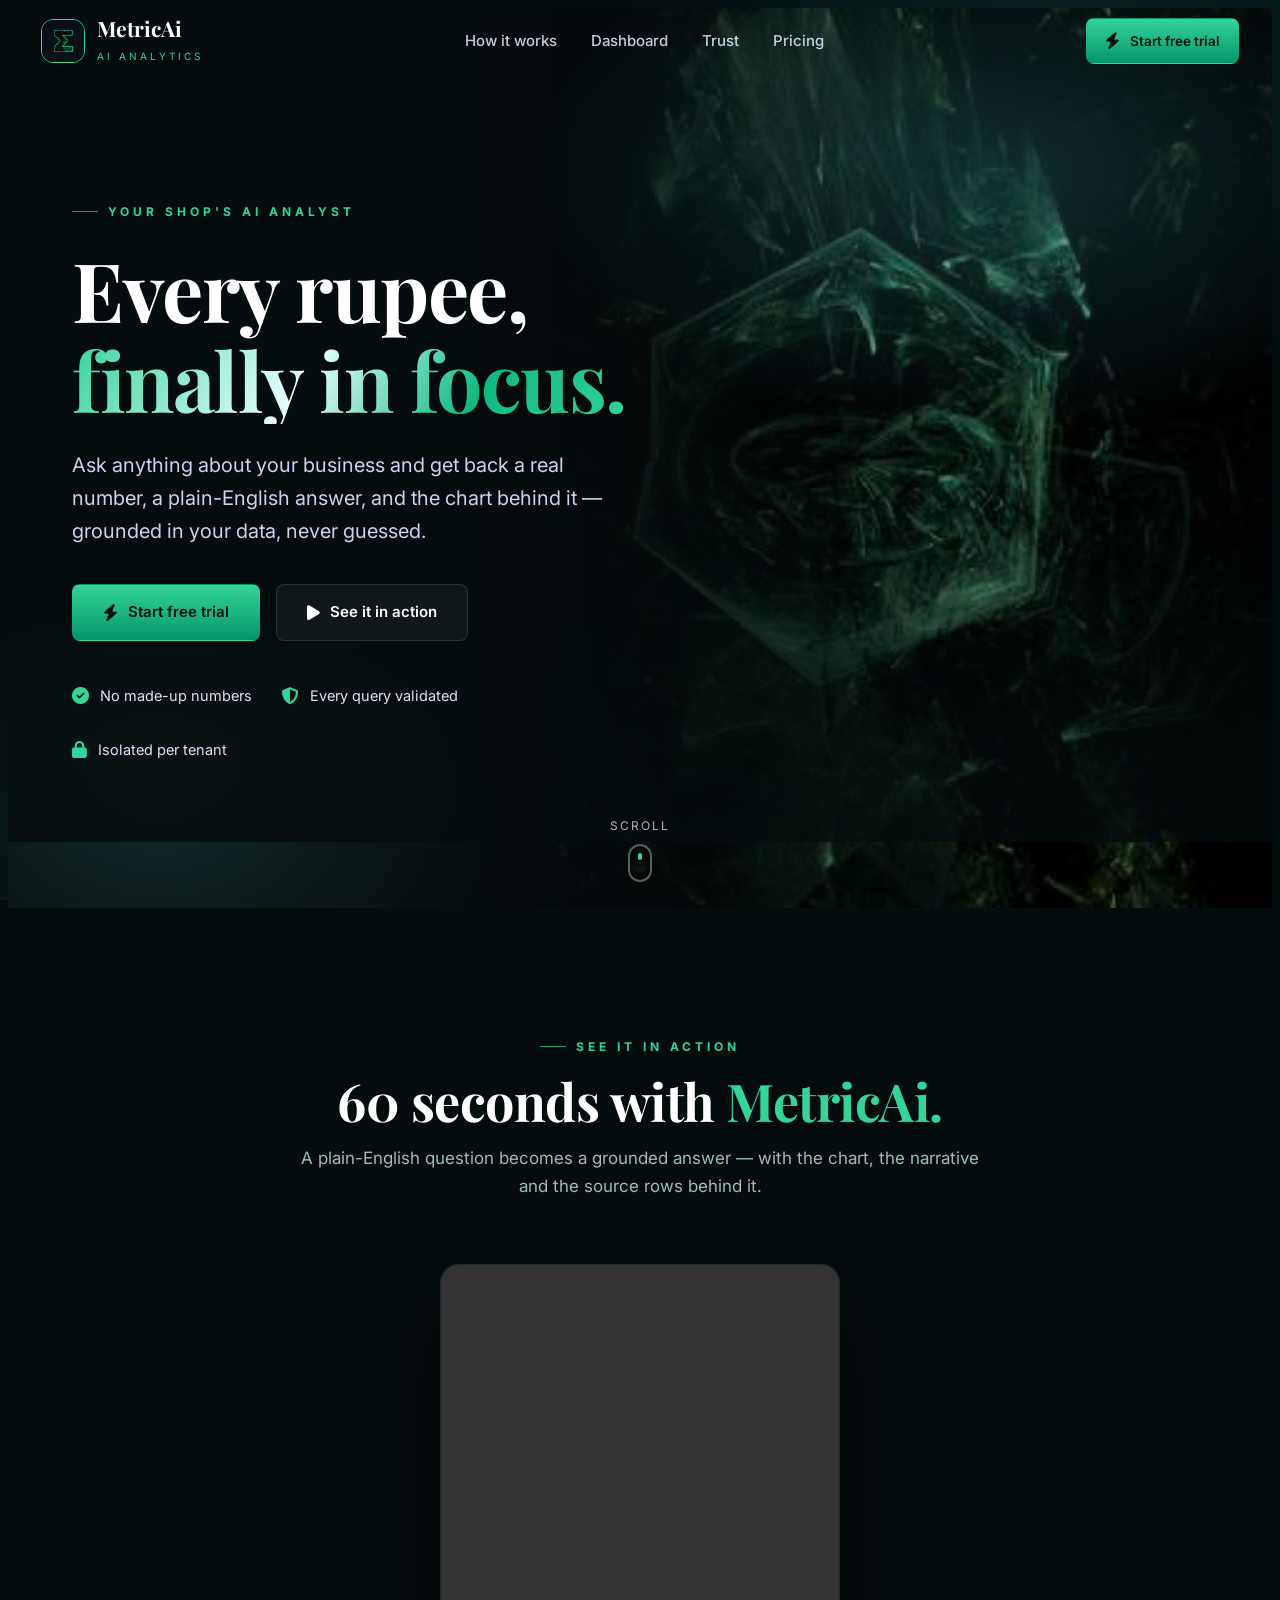
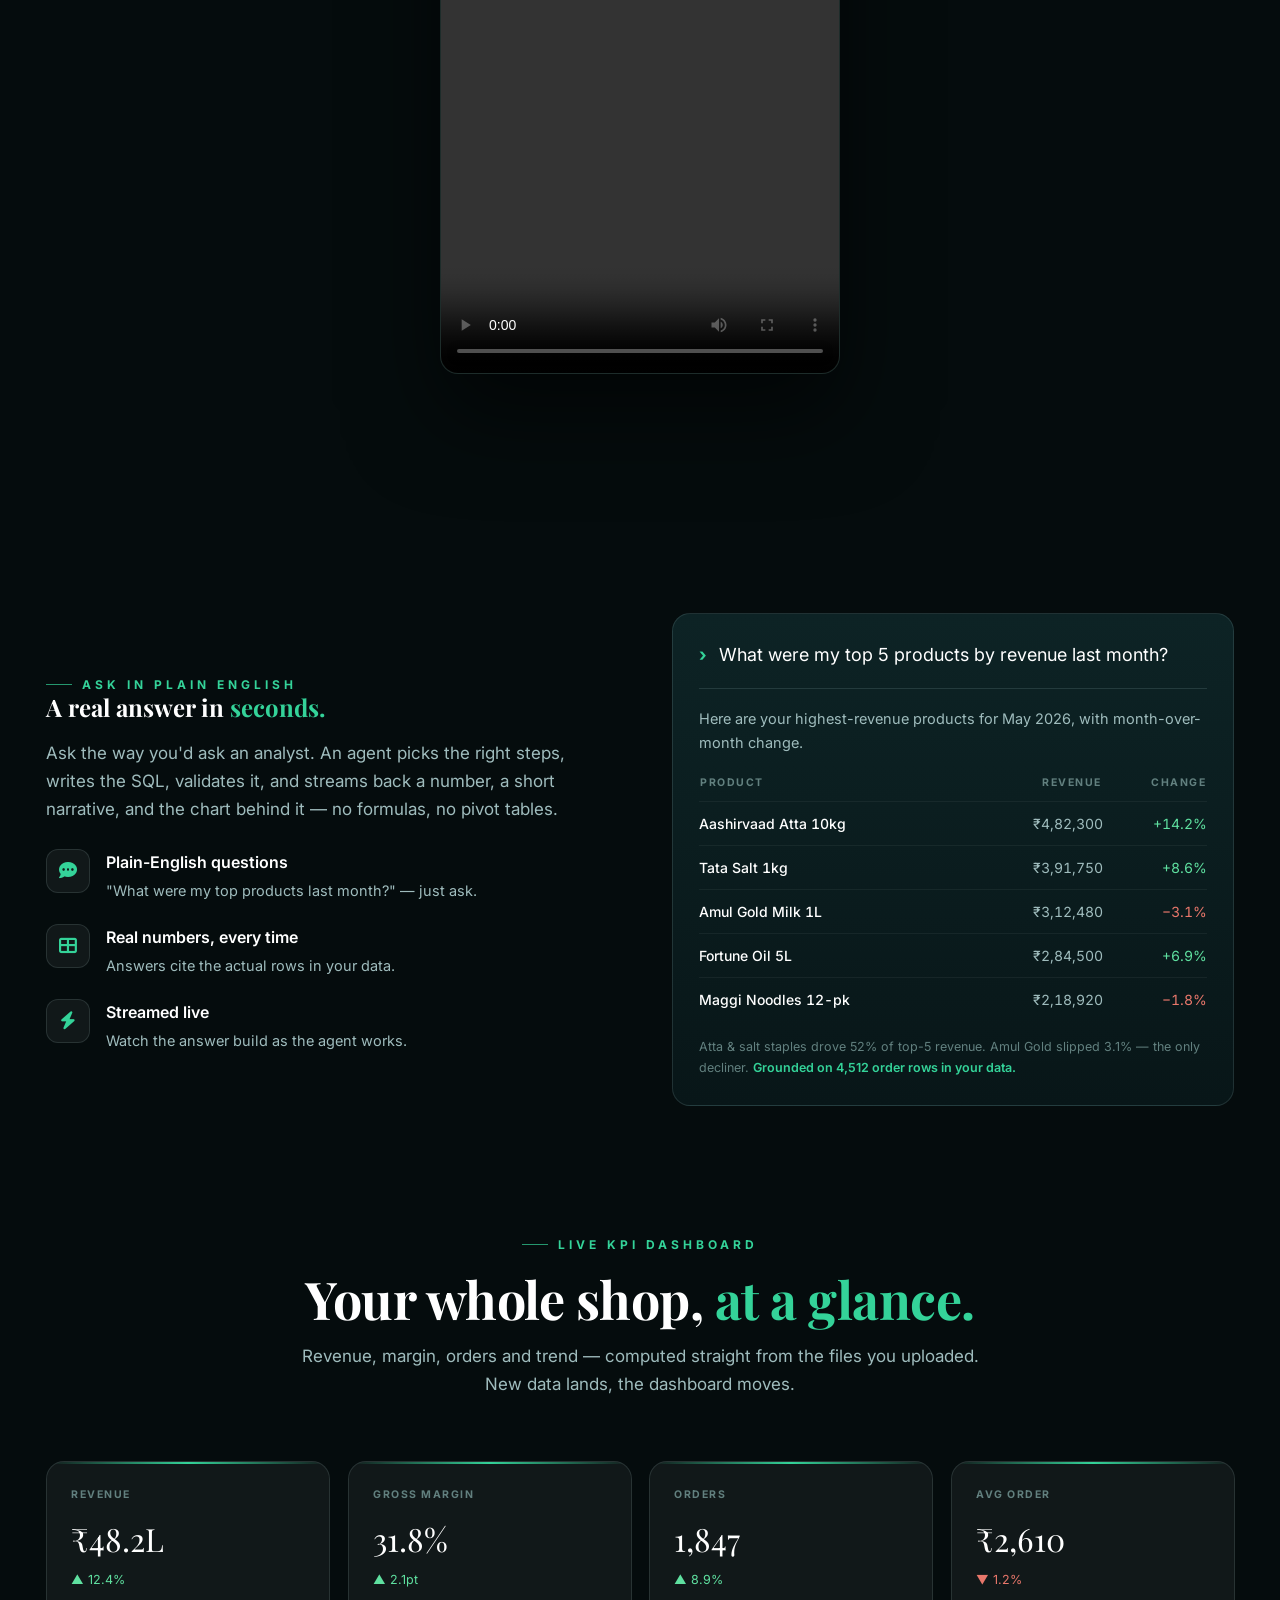
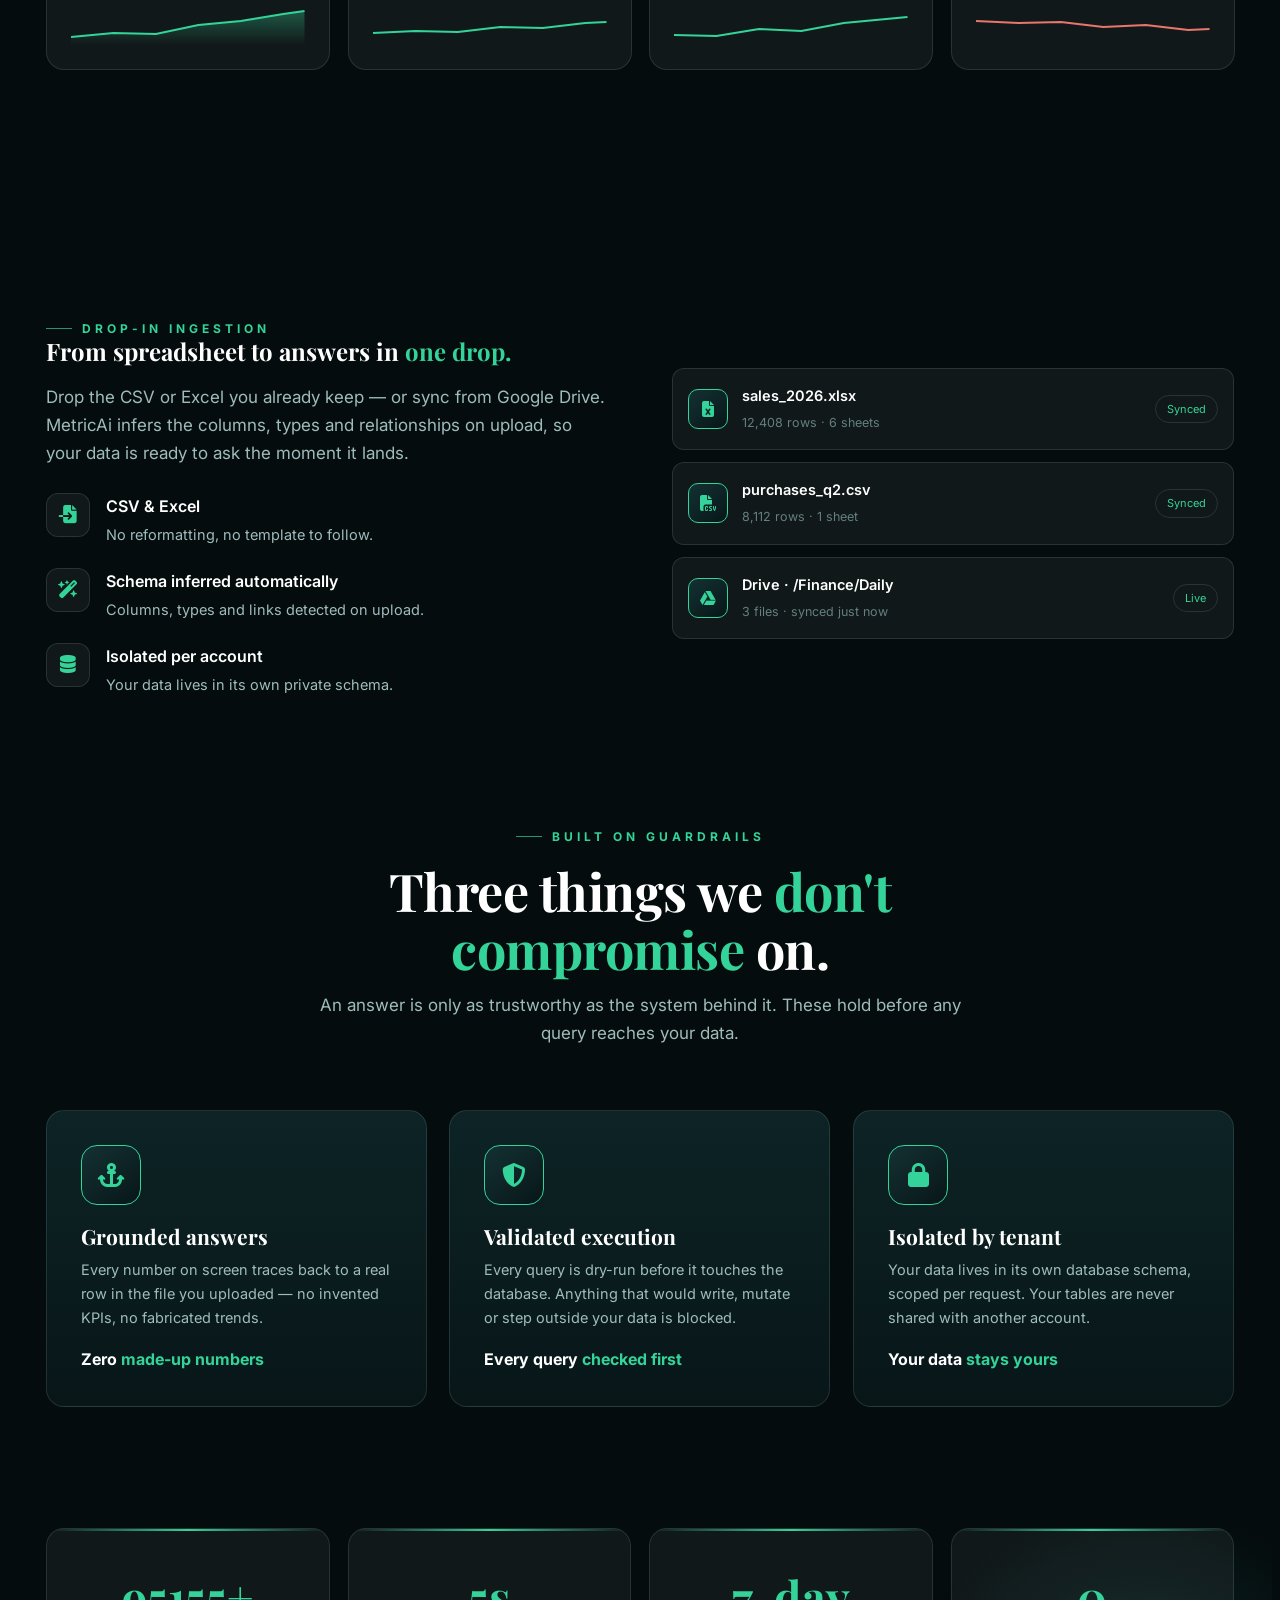
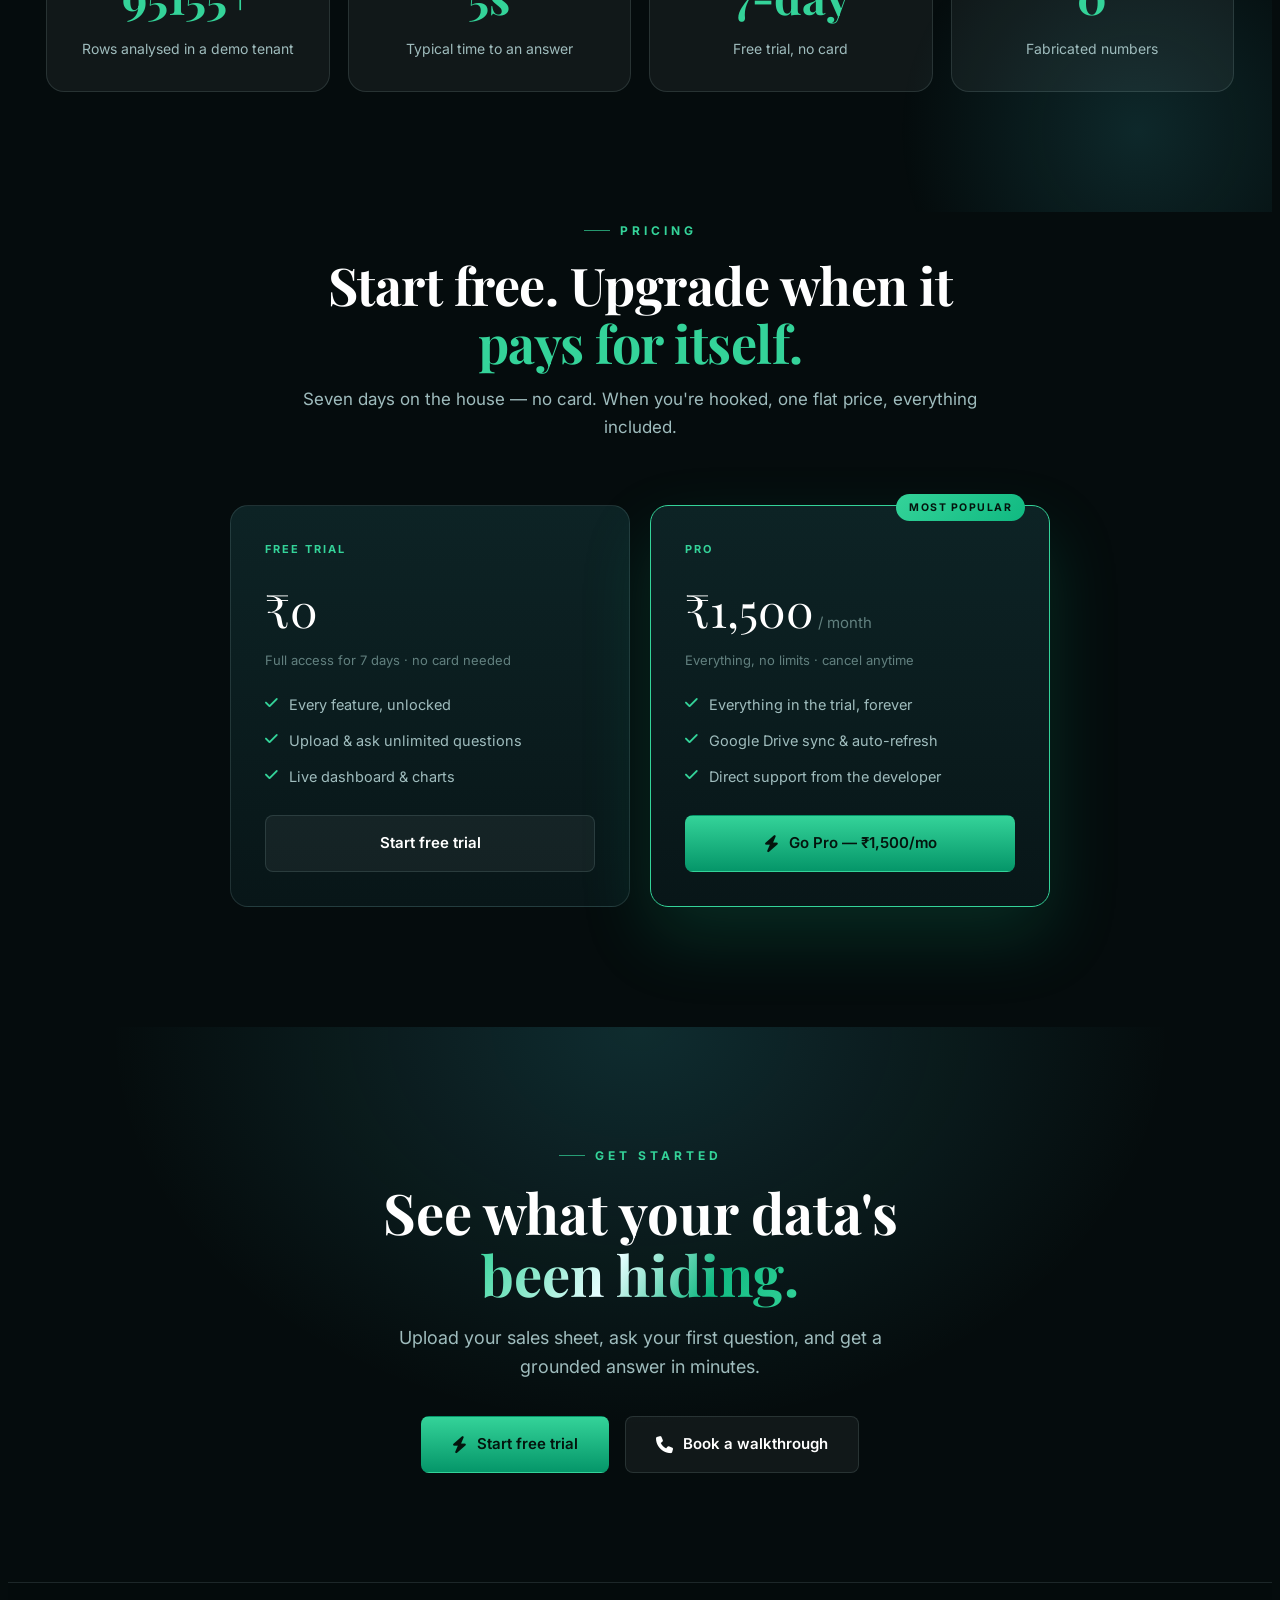
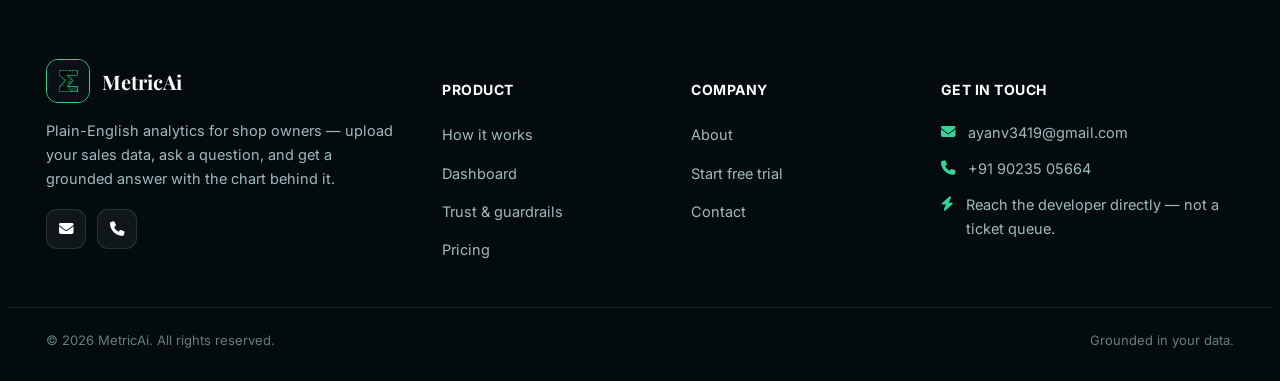
<file: index.html>
<!DOCTYPE html>
<html lang="en">
<head>
  <meta charset="UTF-8">
  <meta name="viewport" content="width=device-width, initial-scale=1.0">
  <title>MetricAi — Ask your data, get grounded answers</title>
  <meta name="description" content="MetricAi turns plain-English questions into real numbers, a clear narrative and the right chart — grounded in the rows you uploaded. Built for shop owners.">
  <link rel="icon" type="image/png" href="images/logo.png">
  <link rel="preconnect" href="https://fonts.googleapis.com">
  <link rel="preconnect" href="https://fonts.gstatic.com" crossorigin>
  <link href="https://fonts.googleapis.com/css2?family=Inter:wght@400;500;600;700&family=Playfair+Display:wght@600;700;800&display=swap" rel="stylesheet">
  <link rel="stylesheet" href="https://cdnjs.cloudflare.com/ajax/libs/font-awesome/6.4.0/css/all.min.css">
  <link rel="stylesheet" href="css/cinematic.css">
  <style>
    /* MetricAi — emerald accent over the cinematic system */
    .cin{ --gold:#34d399; --gold-2:#10b981; --gold-deep:#059669; --cyan:#6ee7b7; }
    .cin-btn--gold{ background:linear-gradient(180deg,#34d399,#059669); color:#04140d; }
    .cin-btn--gold:hover{ background:linear-gradient(180deg,#4ade9f,#0a7a52); color:#04140d; }
    .cin a.cin-btn--gold{ color:#04140d; }
    /* nav hugs the corners (full-width, not the centered 1240 container) */
    .cin-nav .cin-container{ max-width:none; padding-left:clamp(18px,3.2vw,46px); padding-right:clamp(18px,3.2vw,46px); }
    .cin-btn{ white-space:nowrap; }
    @media (max-width:760px){ .cin-nav-actions .cin-btn--gold{ display:none; } .cin-brand b{ font-size:19px; } }
    /* HERO: crystal on the RIGHT, its left edge MASKED so it dissolves into the
       dark with no hard seam — like the reference. Scrolling past the hero
       reveals the crystal centred (the fixed site-wide background). */
    .cin-hero{ background:var(--bg-0); }
    .cin-hero-video{ left:auto; right:0; width:min(66vw,1080px);
      -webkit-mask-image:linear-gradient(90deg, transparent 0%, rgba(0,0,0,.35) 26%, #000 58%);
      mask-image:linear-gradient(90deg, transparent 0%, rgba(0,0,0,.35) 26%, #000 58%); }
    .cin-hero::before{ background:linear-gradient(90deg, var(--bg-0) 0%, rgba(5,12,13,.55) 30%, transparent 58%); }
    @media (max-width:860px){
      .cin-hero-video{ width:100%; opacity:.5; -webkit-mask-image:none; mask-image:none; }
      .cin-hero::before{ background:linear-gradient(180deg, rgba(5,12,13,.42) 0%, rgba(5,12,13,.72) 55%, var(--bg-0) 92%); }
    }
    /* crystal crests */
    .cin-brand .crest, .cin-foot .crest{ padding:0; overflow:hidden; background:#06110f; }
    .cin-brand .crest img, .cin-foot .crest img{ width:100%; height:100%; object-fit:cover; }
    .cin-loader .crest{ width:90px; height:90px; margin:0 auto; border-radius:22px; overflow:hidden; border:1px solid var(--gold); }
    .cin-loader .crest img{ width:100%; height:100%; object-fit:cover; }
    /* two-column feature block (mirrors cin-exp grid) */
    .cin-two{ display:grid; grid-template-columns:1fr 1fr; gap:64px; align-items:center; }
    .cin-two .lead{ color:var(--muted); margin:18px 0 26px; font-size:17px; }
    @media (max-width:1024px){ .cin-two{ grid-template-columns:1fr; gap:40px; } }
    /* ask panel */
    .ask{ background:linear-gradient(180deg,var(--bg-2),var(--bg-1)); border:1px solid var(--glass-line); border-radius:var(--radius); padding:26px; }
    .ask-q{ display:flex; gap:12px; font-size:18px; color:#fff; padding-bottom:18px; border-bottom:1px solid var(--glass-line); }
    .ask-q .cur{ color:var(--gold); font-weight:700; }
    .ask .say{ color:var(--muted); font-size:14.5px; margin:18px 0; }
    .ask table{ width:100%; border-collapse:collapse; font-size:14px; }
    .ask th{ text-align:left; font-size:10.5px; letter-spacing:1.5px; text-transform:uppercase; color:var(--muted-2); font-weight:700; padding-bottom:10px; }
    .ask th.r, .ask td.r{ text-align:right; }
    .ask td{ padding:10px 0; border-top:1px solid rgba(255,255,255,.05); font-variant-numeric:tabular-nums; color:var(--muted); }
    .ask td.p{ color:#fff; font-weight:500; }
    .ask .up{ color:#5fe0a0; } .ask .dn{ color:#e8776b; }
    .ask .g{ margin-top:16px; font-size:12.5px; color:var(--muted-2); }
    .ask .g b{ color:var(--gold); font-weight:600; }
    /* kpi dashboard */
    .kpi-grid{ display:grid; grid-template-columns:repeat(4,1fr); gap:18px; }
    @media (max-width:760px){ .kpi-grid{ grid-template-columns:repeat(2,1fr); } }
    .kpi{ background:var(--glass); border:1px solid var(--glass-line); border-radius:var(--radius); padding:24px; position:relative; overflow:hidden; }
    .kpi::before{ content:""; position:absolute; top:0; left:0; right:0; height:2px; background:linear-gradient(90deg,transparent,var(--gold),transparent); }
    .kpi .l{ font-size:10.5px; letter-spacing:1.5px; text-transform:uppercase; color:var(--muted-2); font-weight:700; }
    .kpi .n{ font-family:'Playfair Display',serif; font-size:32px; color:#fff; margin:10px 0 4px; font-variant-numeric:tabular-nums; }
    .kpi .c{ font-size:12.5px; } .kpi .c.up{ color:#5fe0a0; } .kpi .c.dn{ color:#e8776b; }
    .kpi svg{ margin-top:14px; width:100%; height:40px; display:block; }
    /* file cards */
    .files{ display:flex; flex-direction:column; gap:12px; }
    .file{ display:flex; align-items:center; gap:14px; padding:15px; border-radius:12px; background:var(--glass); border:1px solid var(--glass-line); }
    .file .fi{ width:40px; height:40px; border-radius:10px; background:linear-gradient(140deg,var(--bg-3),var(--bg-1)); border:1px solid var(--gold); display:grid; place-items:center; color:var(--gold); flex:none; }
    .file b{ color:#fff; font-family:'Inter'; font-weight:600; font-size:14.5px; display:block; }
    .file .m{ color:var(--muted-2); font-size:12.5px; }
    .file .bd{ margin-left:auto; font-size:11px; color:var(--gold); border:1px solid var(--glass-line); border-radius:30px; padding:4px 11px; white-space:nowrap; }
    /* pricing */
    .plans{ display:grid; grid-template-columns:1fr 1fr; gap:20px; max-width:820px; margin:0 auto; }
    @media (max-width:620px){ .plans{ grid-template-columns:1fr; } }
    .plan{ background:linear-gradient(180deg,var(--bg-2),var(--bg-1)); border:1px solid var(--glass-line); border-radius:var(--radius); padding:34px; display:flex; flex-direction:column; position:relative; }
    .plan.pro{ border-color:var(--gold); box-shadow:0 30px 70px rgba(16,185,129,.18); }
    .plan .tag{ position:absolute; top:-12px; right:24px; font-size:10.5px; letter-spacing:1.5px; text-transform:uppercase; font-weight:700; color:#04140d; background:linear-gradient(135deg,var(--gold),var(--gold-2)); padding:5px 13px; border-radius:30px; }
    .plan .pn{ font-size:11px; letter-spacing:2px; text-transform:uppercase; color:var(--gold); font-weight:700; }
    .plan .pc{ font-family:'Playfair Display',serif; font-size:46px; color:#fff; margin:14px 0 2px; }
    .plan .pc small{ font-family:'Inter'; font-size:15px; color:var(--muted-2); }
    .plan .ps{ color:var(--muted-2); font-size:13px; margin-bottom:22px; }
    .plan ul{ list-style:none; padding:0; margin:0 0 26px; display:grid; gap:12px; }
    .plan li{ display:flex; gap:11px; color:var(--muted); font-size:14.5px; }
    .plan li i{ color:var(--gold); margin-top:3px; }
    .plan .cin-btn{ justify-content:center; margin-top:auto; }
    /* demo video frame */
    .video-frame{ max-width:400px; margin:0 auto; border-radius:var(--radius); overflow:hidden; border:1px solid var(--glass-line); background:#04100e; box-shadow:0 40px 90px rgba(0,0,0,.6); }
    .video-frame video{ width:100%; display:block; aspect-ratio:9/16; background:#04100e; object-fit:cover; }
  </style>
</head>
<body class="cin">

  <!-- Loader -->
  <div class="cin-loader">
    <div class="cin-loader-inner">
      <div class="crest"><img src="images/logo.png" alt=""></div>
      <div class="word">METRIC AI</div>
      <div class="bar"><i></i></div>
    </div>
  </div>

  <!-- Nav -->
  <header class="cin-nav">
    <div class="cin-container">
      <a href="#home" class="cin-brand">
        <span class="crest"><img src="images/logo.png" alt="MetricAi crystal logo"></span>
        <span><b>MetricAi</b><small>AI Analytics</small></span>
      </a>
      <nav class="cin-links">
        <a href="#ask">How it works</a>
        <a href="#dash">Dashboard</a>
        <a href="#trust">Trust</a>
        <a href="#pricing">Pricing</a>
      </nav>
      <div class="cin-nav-actions">
        <a href="https://agentic-ai-livid-eta.vercel.app" class="cin-btn cin-btn--gold cin-btn--sm"><i class="fas fa-bolt"></i> Start free trial</a>
        <button class="cin-burger" aria-label="Menu"><i class="fas fa-bars"></i></button>
      </div>
    </div>
  </header>

  <!-- Hero -->
  <section class="cin-hero" id="home">
    <video class="cin-hero-video" autoplay muted loop playsinline poster="images/poster.jpg">
      <source src="images/hero-abstract.mp4" type="video/mp4">
    </video>
    <div class="cin-container">
      <div class="cin-hero-copy">
        <span class="cin-eyebrow reveal">Your shop's AI analyst</span>
        <h1 class="reveal" data-d="1"><span>Every rupee,</span><span class="cin-shine">finally in focus.</span></h1>
        <p class="lead reveal" data-d="2">Ask anything about your business and get back a real number, a plain-English answer, and the chart behind it — grounded in your data, never guessed.</p>
        <div class="cin-hero-btns reveal" data-d="3">
          <a href="https://agentic-ai-livid-eta.vercel.app" class="cin-btn cin-btn--gold"><i class="fas fa-bolt"></i> Start free trial</a>
          <a href="#demo" class="cin-btn cin-btn--glass"><i class="fas fa-play"></i> See it in action</a>
        </div>
        <div class="cin-hero-meta reveal" data-d="4">
          <div><i class="fas fa-circle-check"></i> No made-up numbers</div>
          <div><i class="fas fa-shield-halved"></i> Every query validated</div>
          <div><i class="fas fa-lock"></i> Isolated per tenant</div>
        </div>
      </div>
    </div>
    <div class="cin-scroll"><span>Scroll</span><span class="mouse"></span></div>
  </section>

  <!-- Demo video -->
  <section class="cin-section" id="demo">
    <div class="cin-container">
      <div class="cin-head reveal">
        <span class="cin-eyebrow" style="justify-content:center">See it in action</span>
        <h2>60 seconds with <span class="cin-gold">MetricAi.</span></h2>
        <p>A plain-English question becomes a grounded answer — with the chart, the narrative and the source rows behind it.</p>
      </div>
      <div class="video-frame reveal">
        <video controls preload="metadata" playsinline aria-label="MetricAi product walkthrough">
          <source src="metric-ai-ad.mp4" type="video/mp4">
          Your browser does not support embedded video. <a href="metric-ai-ad.mp4">Download the clip</a>.
        </video>
      </div>
    </div>
  </section>

  <!-- Ask -->
  <section class="cin-section" id="ask">
    <div class="cin-container">
      <div class="cin-two">
        <div class="reveal left">
          <span class="cin-eyebrow">Ask in plain English</span>
          <h2>A real answer in <span class="cin-gold">seconds.</span></h2>
          <p class="lead">Ask the way you'd ask an analyst. An agent picks the right steps, writes the SQL, validates it, and streams back a number, a short narrative, and the chart behind it — no formulas, no pivot tables.</p>
          <div class="cin-feats">
            <div class="cin-feat"><i class="fas fa-comment-dots"></i><div><b>Plain-English questions</b><span>"What were my top products last month?" — just ask.</span></div></div>
            <div class="cin-feat"><i class="fas fa-table-cells-large"></i><div><b>Real numbers, every time</b><span>Answers cite the actual rows in your data.</span></div></div>
            <div class="cin-feat"><i class="fas fa-bolt"></i><div><b>Streamed live</b><span>Watch the answer build as the agent works.</span></div></div>
          </div>
        </div>
        <div class="ask reveal right" data-d="2">
          <div class="ask-q"><span class="cur">&rsaquo;</span> What were my top 5 products by revenue last month?</div>
          <p class="say">Here are your highest-revenue products for May 2026, with month-over-month change.</p>
          <table>
            <thead><tr><th>Product</th><th class="r">Revenue</th><th class="r">Change</th></tr></thead>
            <tbody>
              <tr><td class="p">Aashirvaad Atta 10kg</td><td class="r">&#8377;4,82,300</td><td class="r up">+14.2%</td></tr>
              <tr><td class="p">Tata Salt 1kg</td><td class="r">&#8377;3,91,750</td><td class="r up">+8.6%</td></tr>
              <tr><td class="p">Amul Gold Milk 1L</td><td class="r">&#8377;3,12,480</td><td class="r dn">&minus;3.1%</td></tr>
              <tr><td class="p">Fortune Oil 5L</td><td class="r">&#8377;2,84,500</td><td class="r up">+6.9%</td></tr>
              <tr><td class="p">Maggi Noodles 12-pk</td><td class="r">&#8377;2,18,920</td><td class="r dn">&minus;1.8%</td></tr>
            </tbody>
          </table>
          <p class="g">Atta &amp; salt staples drove 52% of top-5 revenue. Amul Gold slipped 3.1% — the only decliner. <b>Grounded on 4,512 order rows in your data.</b></p>
        </div>
      </div>
    </div>
  </section>

  <!-- Dashboard -->
  <section class="cin-section" id="dash" style="padding-top:0">
    <div class="cin-container">
      <div class="cin-head reveal">
        <span class="cin-eyebrow" style="justify-content:center">Live KPI dashboard</span>
        <h2>Your whole shop, <span class="cin-gold">at a glance.</span></h2>
        <p>Revenue, margin, orders and trend — computed straight from the files you uploaded. New data lands, the dashboard moves.</p>
      </div>
      <div class="kpi-grid">
        <div class="kpi reveal" data-d="1"><div class="l">Revenue</div><div class="n">&#8377;48.2L</div><div class="c up">&#9650; 12.4%</div>
          <svg viewBox="0 0 220 40" preserveAspectRatio="none"><defs><linearGradient id="g1" x1="0" x2="0" y1="0" y2="1"><stop offset="0" stop-color="#34d399" stop-opacity=".35"/><stop offset="1" stop-color="#34d399" stop-opacity="0"/></linearGradient></defs><path d="M0,32 40,28 80,29 120,20 160,16 200,9 220,6" fill="none" stroke="#34d399" stroke-width="2"/><path d="M0,32 40,28 80,29 120,20 160,16 200,9 220,6 L220,40 0,40Z" fill="url(#g1)"/></svg></div>
        <div class="kpi reveal" data-d="2"><div class="l">Gross margin</div><div class="n">31.8%</div><div class="c up">&#9650; 2.1pt</div>
          <svg viewBox="0 0 220 40" preserveAspectRatio="none"><path d="M0,28 40,26 80,27 120,22 160,23 200,18 220,17" fill="none" stroke="#34d399" stroke-width="2"/></svg></div>
        <div class="kpi reveal" data-d="3"><div class="l">Orders</div><div class="n">1,847</div><div class="c up">&#9650; 8.9%</div>
          <svg viewBox="0 0 220 40" preserveAspectRatio="none"><path d="M0,30 40,31 80,24 120,26 160,18 200,14 220,12" fill="none" stroke="#34d399" stroke-width="2"/></svg></div>
        <div class="kpi reveal" data-d="4"><div class="l">Avg order</div><div class="n">&#8377;2,610</div><div class="c dn">&#9660; 1.2%</div>
          <svg viewBox="0 0 220 40" preserveAspectRatio="none"><path d="M0,16 40,18 80,17 120,22 160,20 200,25 220,24" fill="none" stroke="#e8776b" stroke-width="2"/></svg></div>
      </div>
    </div>
  </section>

  <!-- Ingestion -->
  <section class="cin-section">
    <div class="cin-container">
      <div class="cin-two">
        <div class="files reveal left" data-d="2" style="order:2">
          <div class="file"><span class="fi"><i class="fas fa-file-excel"></i></span><div><b>sales_2026.xlsx</b><span class="m">12,408 rows &middot; 6 sheets</span></div><span class="bd">Synced</span></div>
          <div class="file"><span class="fi"><i class="fas fa-file-csv"></i></span><div><b>purchases_q2.csv</b><span class="m">8,112 rows &middot; 1 sheet</span></div><span class="bd">Synced</span></div>
          <div class="file"><span class="fi"><i class="fab fa-google-drive"></i></span><div><b>Drive &middot; /Finance/Daily</b><span class="m">3 files &middot; synced just now</span></div><span class="bd">Live</span></div>
        </div>
        <div class="reveal right">
          <span class="cin-eyebrow">Drop-in ingestion</span>
          <h2>From spreadsheet to answers in <span class="cin-gold">one drop.</span></h2>
          <p class="lead">Drop the CSV or Excel you already keep — or sync from Google Drive. MetricAi infers the columns, types and relationships on upload, so your data is ready to ask the moment it lands.</p>
          <div class="cin-feats">
            <div class="cin-feat"><i class="fas fa-file-import"></i><div><b>CSV &amp; Excel</b><span>No reformatting, no template to follow.</span></div></div>
            <div class="cin-feat"><i class="fas fa-wand-magic-sparkles"></i><div><b>Schema inferred automatically</b><span>Columns, types and links detected on upload.</span></div></div>
            <div class="cin-feat"><i class="fas fa-database"></i><div><b>Isolated per account</b><span>Your data lives in its own private schema.</span></div></div>
          </div>
        </div>
      </div>
    </div>
  </section>

  <!-- Guardrails -->
  <section class="cin-section" id="trust" style="padding-top:0">
    <div class="cin-container">
      <div class="cin-head reveal">
        <span class="cin-eyebrow" style="justify-content:center">Built on guardrails</span>
        <h2>Three things we <span class="cin-gold">don't compromise</span> on.</h2>
        <p>An answer is only as trustworthy as the system behind it. These hold before any query reaches your data.</p>
      </div>
      <div class="cin-svcs">
        <div class="cin-svc reveal" data-d="1"><div class="ic"><i class="fas fa-anchor"></i></div><h3>Grounded answers</h3><p>Every number on screen traces back to a real row in the file you uploaded — no invented KPIs, no fabricated trends.</p><div class="from">Zero <em>made-up numbers</em></div></div>
        <div class="cin-svc reveal" data-d="2"><div class="ic"><i class="fas fa-shield-halved"></i></div><h3>Validated execution</h3><p>Every query is dry-run before it touches the database. Anything that would write, mutate or step outside your data is blocked.</p><div class="from">Every query <em>checked first</em></div></div>
        <div class="cin-svc reveal" data-d="3"><div class="ic"><i class="fas fa-lock"></i></div><h3>Isolated by tenant</h3><p>Your data lives in its own database schema, scoped per request. Your tables are never shared with another account.</p><div class="from">Your data <em>stays yours</em></div></div>
      </div>
    </div>
  </section>

  <!-- Counters -->
  <section class="cin-section cin-exp" style="padding-top:0">
    <div class="cin-container" style="grid-template-columns:1fr">
      <div class="cin-stats reveal" style="grid-template-columns:repeat(4,1fr)">
        <div class="cin-stat"><b data-count="100000" data-suffix="+">0</b><span>Rows analysed in a demo tenant</span></div>
        <div class="cin-stat"><b data-count="5" data-suffix="s">0</b><span>Typical time to an answer</span></div>
        <div class="cin-stat"><b data-count="7" data-suffix="-day">0</b><span>Free trial, no card</span></div>
        <div class="cin-stat"><b data-count="0">0</b><span>Fabricated numbers</span></div>
      </div>
    </div>
  </section>

  <!-- Pricing -->
  <section class="cin-section" id="pricing" style="padding-top:0">
    <div class="cin-container">
      <div class="cin-head reveal">
        <span class="cin-eyebrow" style="justify-content:center">Pricing</span>
        <h2>Start free. Upgrade when it <span class="cin-gold">pays for itself.</span></h2>
        <p>Seven days on the house — no card. When you're hooked, one flat price, everything included.</p>
      </div>
      <div class="plans">
        <div class="plan reveal" data-d="1">
          <div class="pn">Free trial</div>
          <div class="pc">&#8377;0</div>
          <div class="ps">Full access for 7 days &middot; no card needed</div>
          <ul>
            <li><i class="fas fa-check"></i> Every feature, unlocked</li>
            <li><i class="fas fa-check"></i> Upload &amp; ask unlimited questions</li>
            <li><i class="fas fa-check"></i> Live dashboard &amp; charts</li>
          </ul>
          <a href="https://agentic-ai-livid-eta.vercel.app" class="cin-btn cin-btn--glass">Start free trial</a>
        </div>
        <div class="plan pro reveal" data-d="2">
          <span class="tag">Most popular</span>
          <div class="pn">Pro</div>
          <div class="pc">&#8377;1,500<small> / month</small></div>
          <div class="ps">Everything, no limits &middot; cancel anytime</div>
          <ul>
            <li><i class="fas fa-check"></i> Everything in the trial, forever</li>
            <li><i class="fas fa-check"></i> Google Drive sync &amp; auto-refresh</li>
            <li><i class="fas fa-check"></i> Direct support from the developer</li>
          </ul>
          <a href="https://agentic-ai-livid-eta.vercel.app" class="cin-btn cin-btn--gold"><i class="fas fa-bolt"></i> Go Pro — &#8377;1,500/mo</a>
        </div>
      </div>
    </div>
  </section>

  <!-- CTA -->
  <section class="cin-cta">
    <div class="cin-container reveal">
      <span class="cin-eyebrow" style="justify-content:center">Get started</span>
      <h2>See what your data's<br><span class="cin-shine">been hiding.</span></h2>
      <p>Upload your sales sheet, ask your first question, and get a grounded answer in minutes.</p>
      <div class="cin-cta-btns">
        <a href="https://agentic-ai-livid-eta.vercel.app" class="cin-btn cin-btn--gold"><i class="fas fa-bolt"></i> Start free trial</a>
        <a href="tel:+919023505664" class="cin-btn cin-btn--glass"><i class="fas fa-phone"></i> Book a walkthrough</a>
      </div>
    </div>
  </section>

  <!-- Footer -->
  <footer class="cin-foot">
    <div class="cin-container">
      <div class="about">
        <div class="brand-row"><span class="crest"><img src="images/logo.png" alt=""></span><b>MetricAi</b></div>
        <p>Plain-English analytics for shop owners — upload your sales data, ask a question, and get a grounded answer with the chart behind it.</p>
        <div class="cin-social">
          <a href="mailto:ayanv3419@gmail.com" aria-label="Email"><i class="fas fa-envelope"></i></a>
          <a href="tel:+919023505664" aria-label="Call"><i class="fas fa-phone"></i></a>
        </div>
      </div>
      <div>
        <h4>Product</h4>
        <ul>
          <li><a href="#ask">How it works</a></li>
          <li><a href="#dash">Dashboard</a></li>
          <li><a href="#trust">Trust &amp; guardrails</a></li>
          <li><a href="#pricing">Pricing</a></li>
        </ul>
      </div>
      <div>
        <h4>Company</h4>
        <ul>
          <li><a href="#">About</a></li>
          <li><a href="#pricing">Start free trial</a></li>
          <li><a href="mailto:ayanv3419@gmail.com">Contact</a></li>
        </ul>
      </div>
      <div>
        <h4>Get in touch</h4>
        <ul class="contact">
          <li><i class="fas fa-envelope"></i><span>ayanv3419@gmail.com</span></li>
          <li><i class="fas fa-phone"></i><span>+91 90235 05664</span></li>
          <li><i class="fas fa-bolt"></i><span>Reach the developer directly — not a ticket queue.</span></li>
        </ul>
      </div>
    </div>
    <div class="cin-foot-bottom">
      <div class="cin-container">
        <span>&copy; 2026 MetricAi. All rights reserved.</span>
        <span>Grounded in your data.</span>
      </div>
    </div>
  </footer>

  <script src="js/cinematic.js"></script>
</body>
</html>
</file>
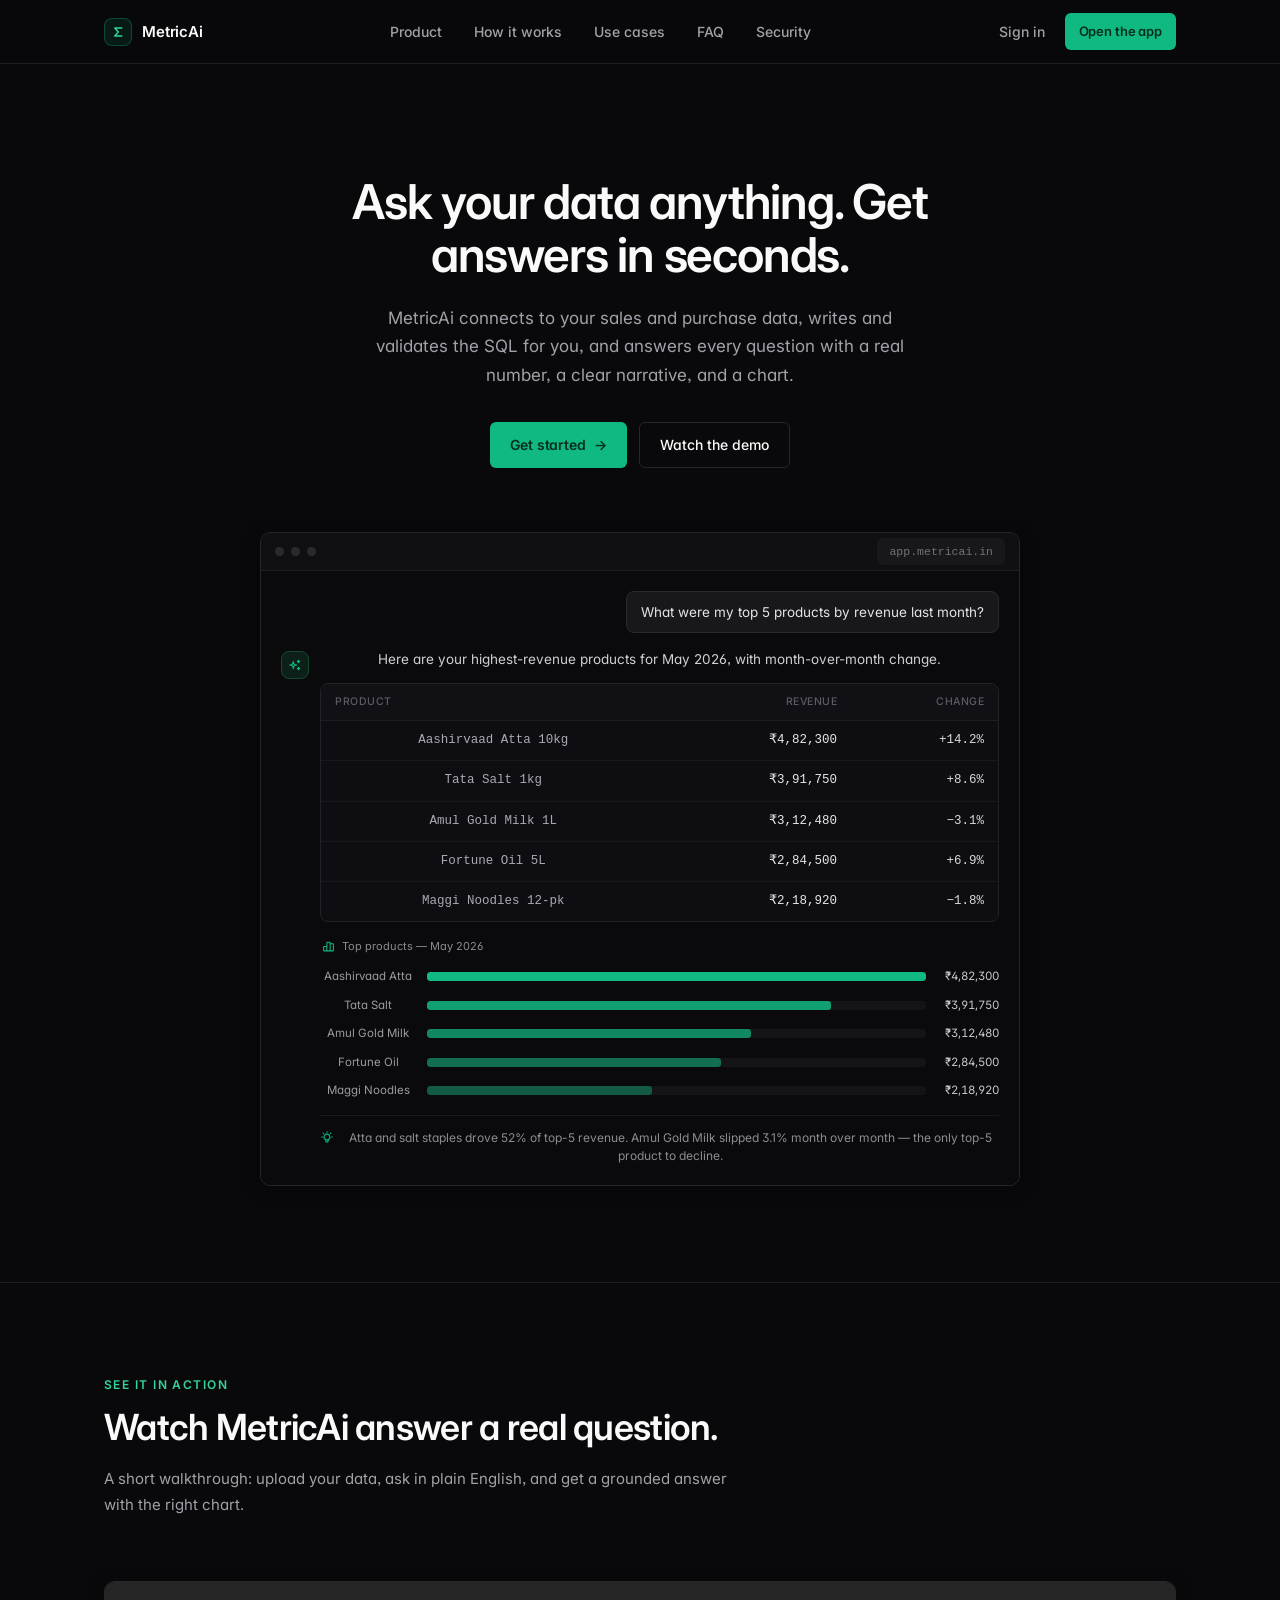
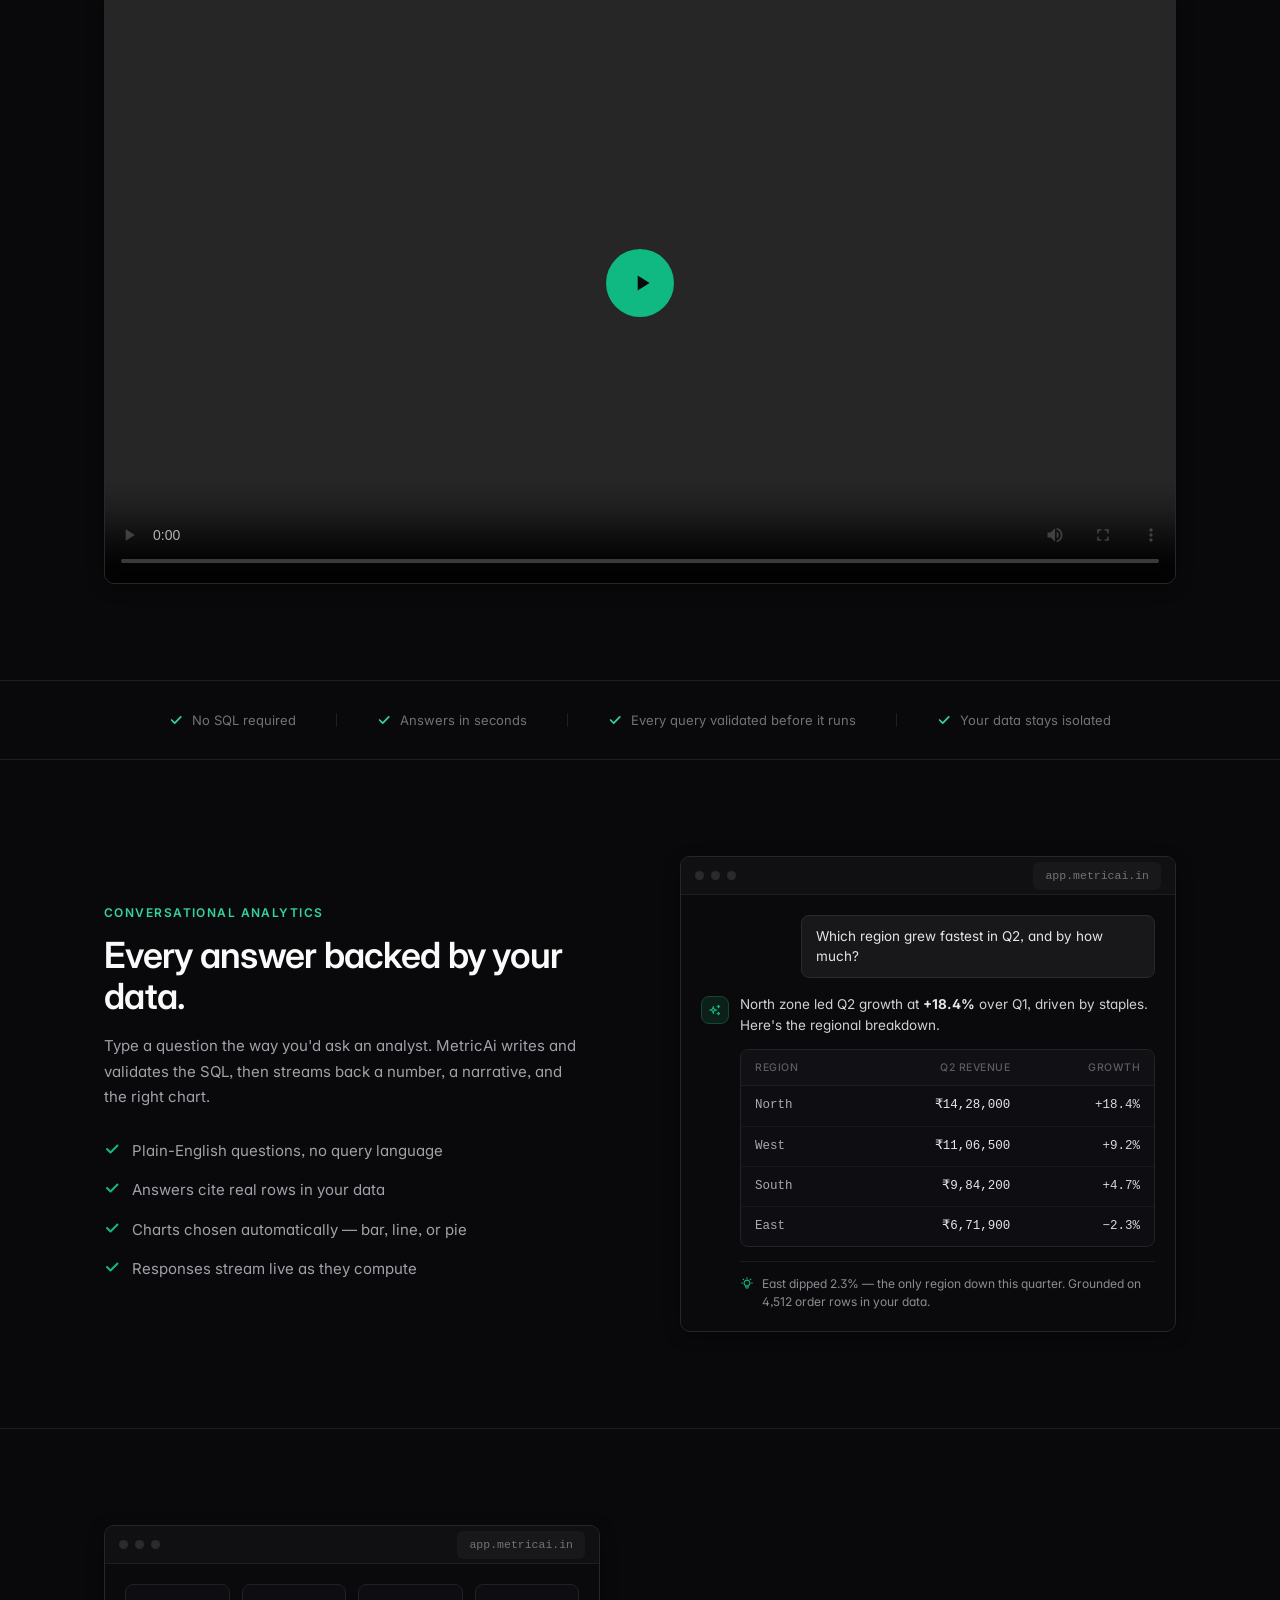
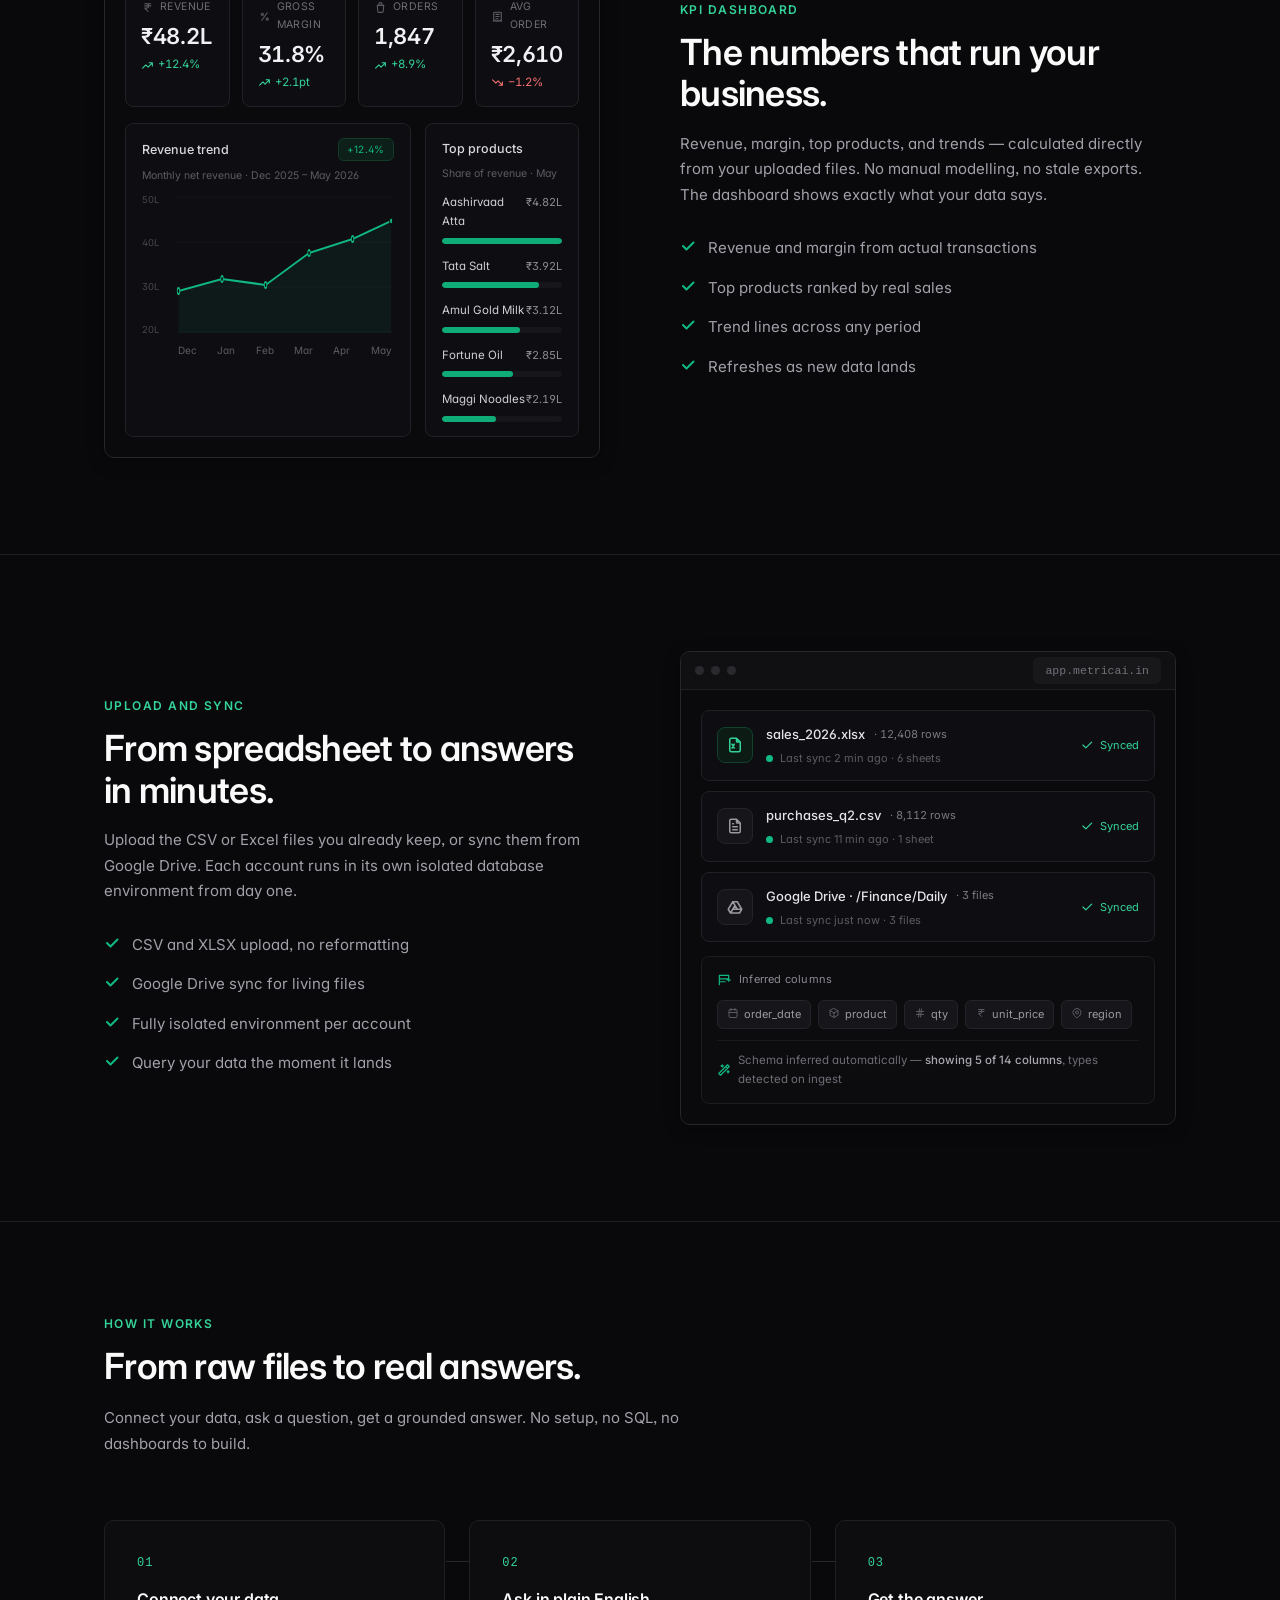
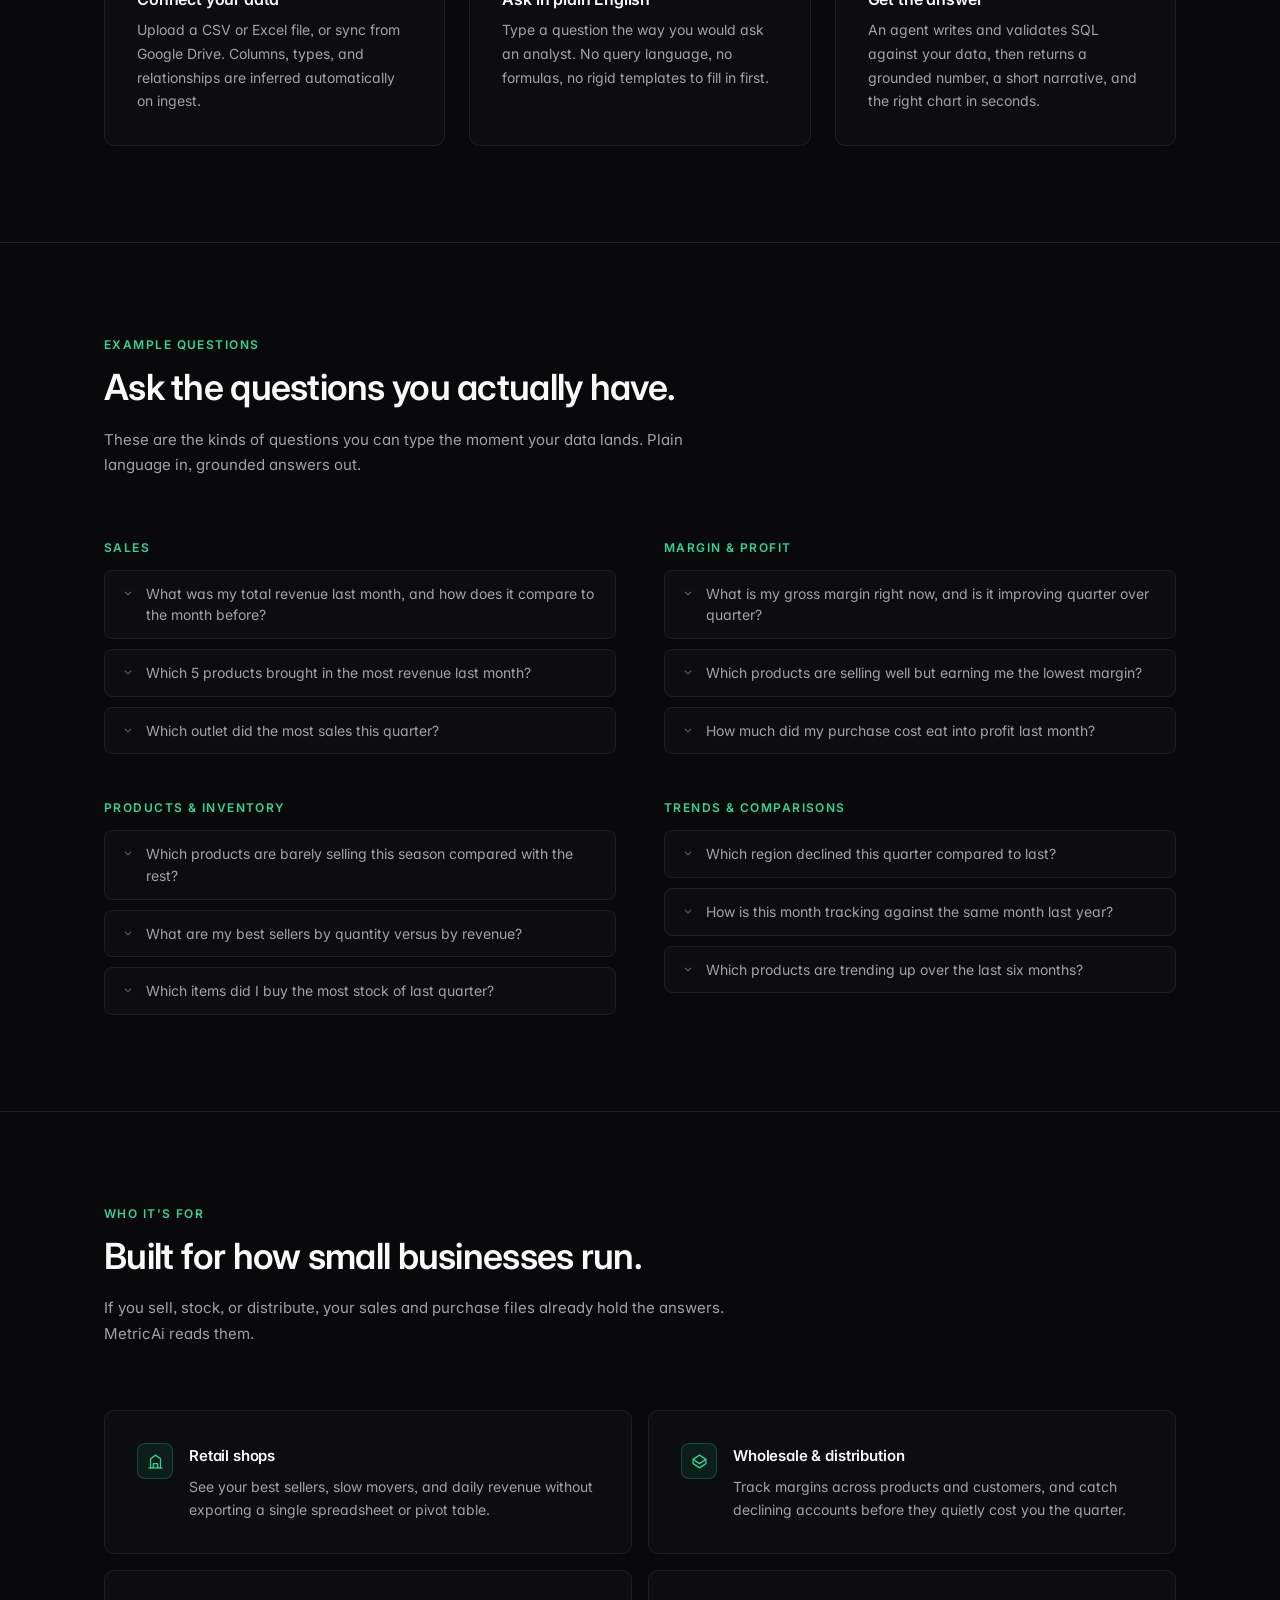
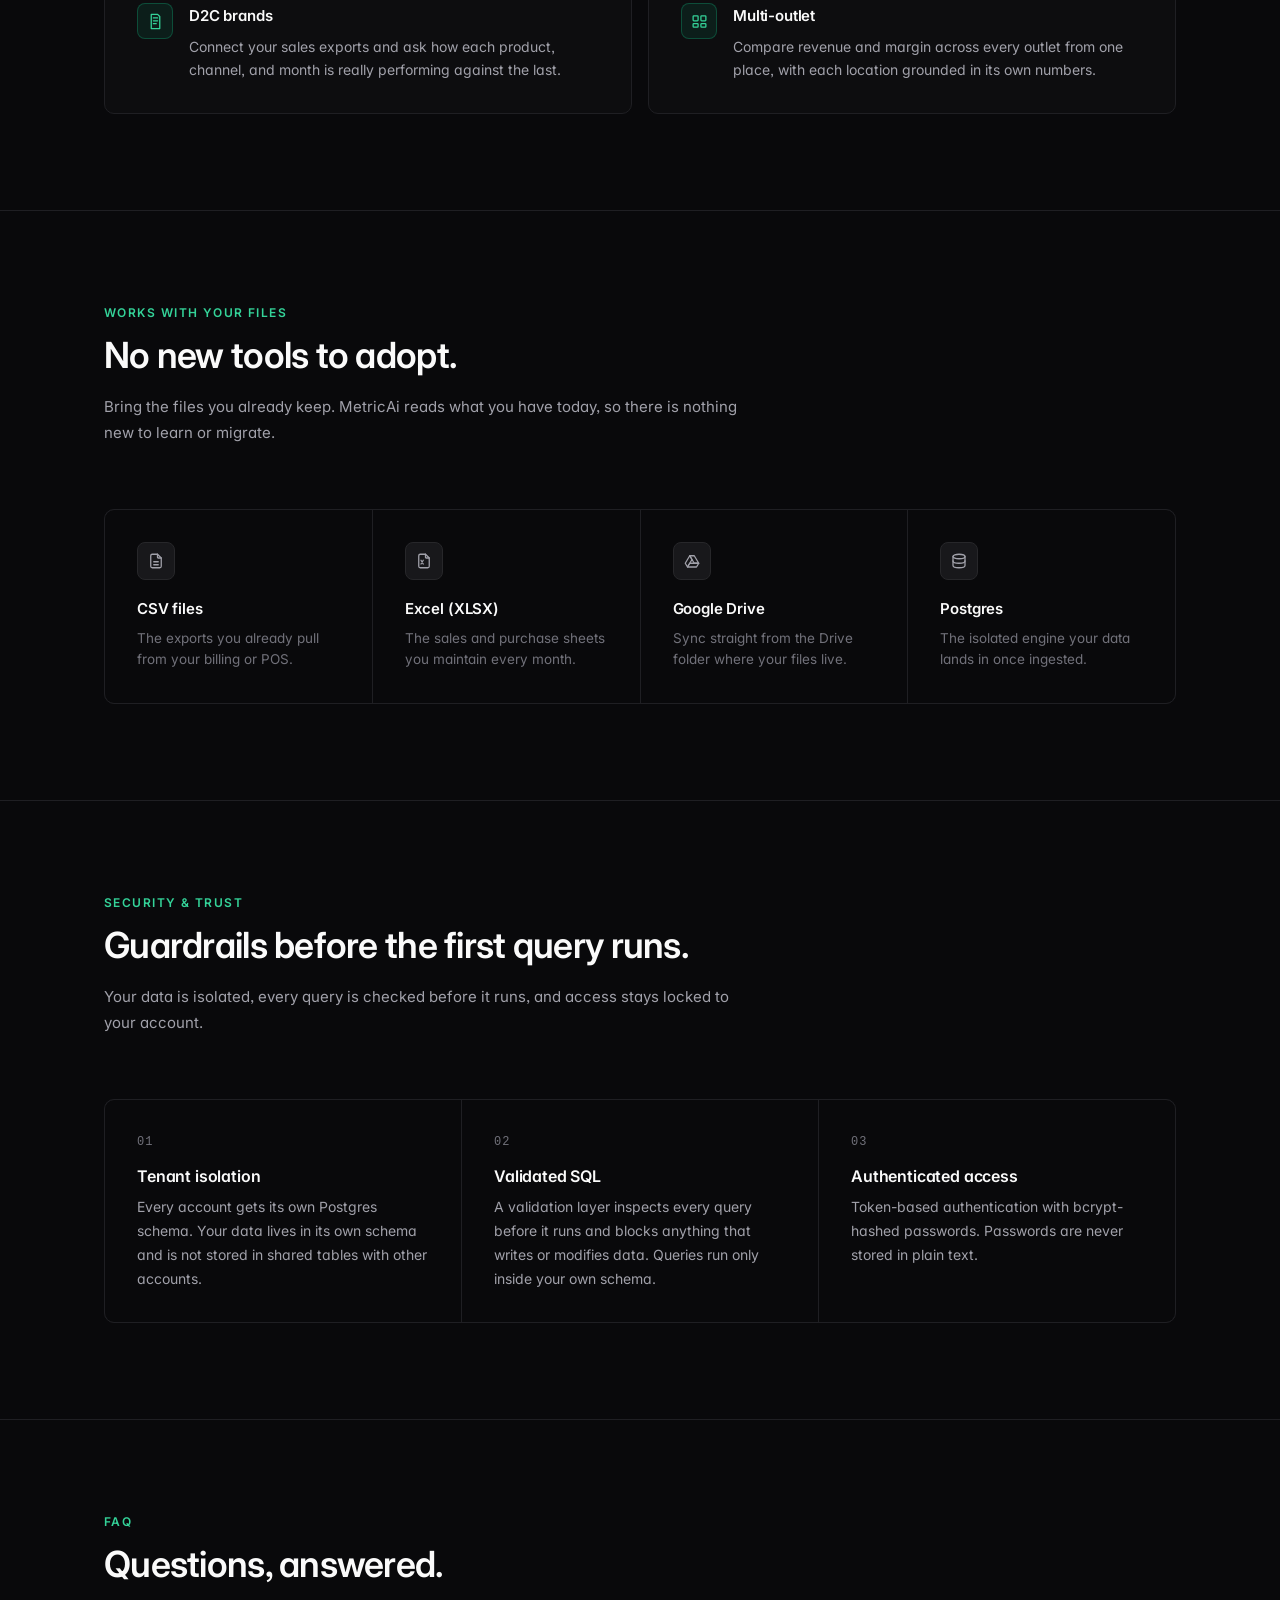
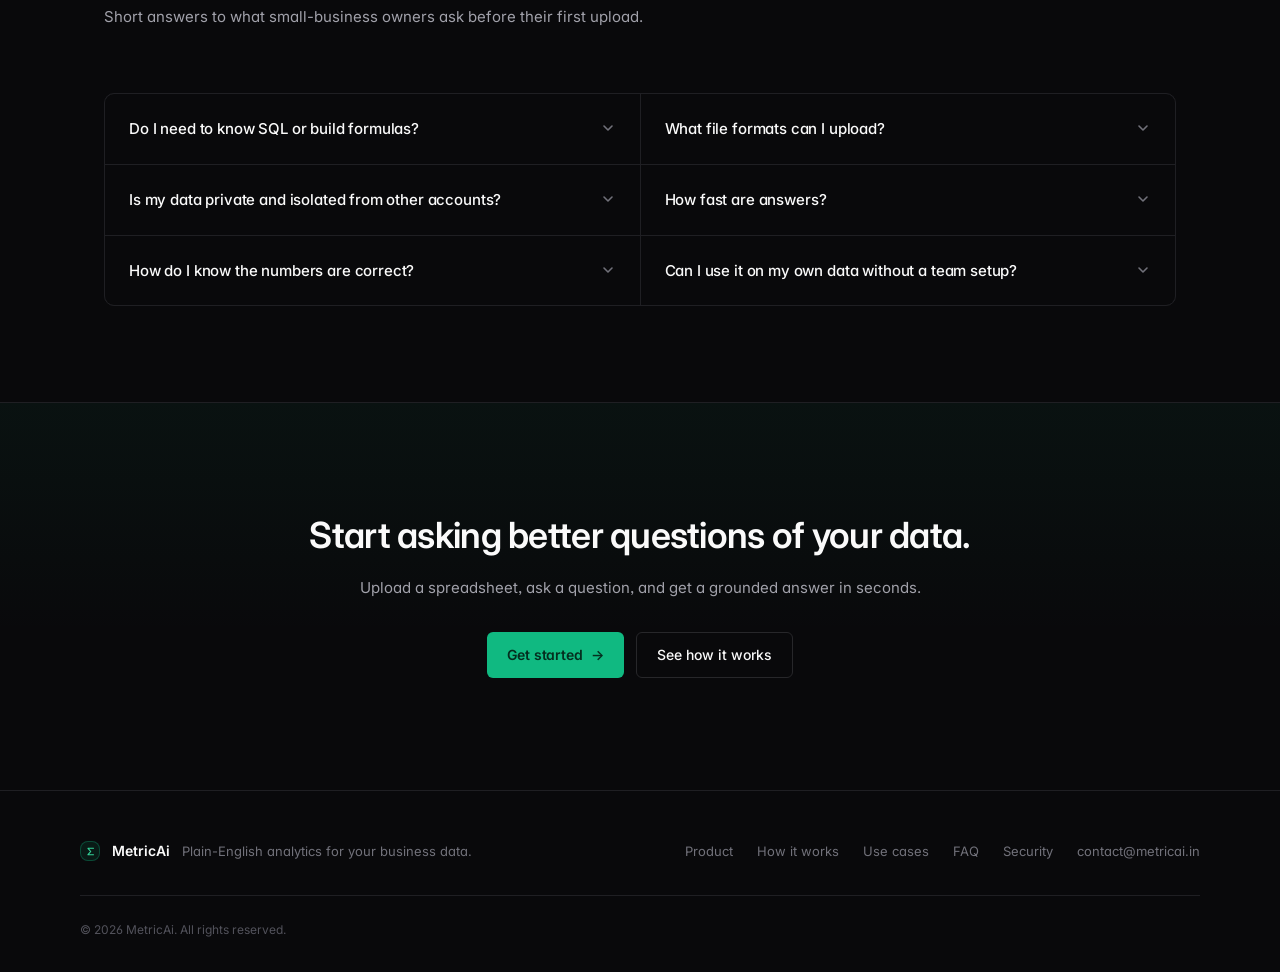
<file: index.dark.bak.html>
<!DOCTYPE html>
<html lang="en">
<head>
  <meta charset="UTF-8" />
  <meta name="viewport" content="width=device-width, initial-scale=1.0" />
  <title>MetricAi — Ask your data, get grounded answers</title>
  <meta name="description" content="MetricAi is an AI analytics platform for small businesses. Upload your sales data, ask questions in plain English, and get grounded answers, narratives, and charts in seconds — no SQL required." />

  <!-- Open Graph -->
  <meta property="og:type" content="website" />
  <meta property="og:title" content="MetricAi — Ask your data, get grounded answers" />
  <meta property="og:description" content="Upload your sales data, ask questions in plain English, and get a real number, a narrative, and a chart in seconds. Every query validated before it runs. Your data stays isolated." />
  <meta property="og:url" content="https://agentic-ai-livid-eta.vercel.app" />
  <meta property="og:site_name" content="MetricAi" />
  <meta property="og:image" content="https://agentic-ai-livid-eta.vercel.app/og.png" />

  <!-- Twitter Card -->
  <meta name="twitter:card" content="summary_large_image" />
  <meta name="twitter:title" content="MetricAi — Ask your data, get grounded answers" />
  <meta name="twitter:description" content="Upload your sales data, ask questions in plain English, and get a real number, a narrative, and a chart in seconds. Every query validated before it runs." />
  <meta name="twitter:image" content="https://agentic-ai-livid-eta.vercel.app/og.png" />

  <!-- Inline SVG favicon: Sigma mark, emerald on near-black -->
  <link rel="icon" href="data:image/svg+xml,%3Csvg xmlns='http://www.w3.org/2000/svg' viewBox='0 0 48 48'%3E%3Crect width='48' height='48' rx='10' fill='%2309090b'/%3E%3Cpath d='M37 10H13l12 14-12 14h24' fill='none' stroke='%2334d399' stroke-width='5' stroke-linecap='round' stroke-linejoin='round'/%3E%3C/svg%3E" />

  <!-- Fonts -->
  <link rel="preconnect" href="https://fonts.googleapis.com">
  <link rel="preconnect" href="https://fonts.gstatic.com" crossorigin>
  <link href="https://fonts.googleapis.com/css2?family=Inter:wght@400;500;600;700&display=swap" rel="stylesheet">

  <style>
    /* ============================================================
       TOKENS
    ============================================================ */
    :root {
      /* colors */
      --bg:            #09090b;
      --bg-raised:     #101012;
      --bg-card:       #0d0d0f;
      --bg-inset:      #18181b;
      --border:        #1f1f23;
      --border-strong: #27272a;
      --text-primary:  #fafafa;
      --text-body:     #a1a1aa;
      --text-muted:    #71717a;
      --text-faint:    #52525b;
      --accent:        #10b981;
      --accent-bright: #34d399;
      --accent-dim:    rgba(16,185,129,0.10);
      --accent-border: rgba(16,185,129,0.30);
      --accent-tint:   rgba(16,185,129,0.05);

      /* radii */
      --r-sm: 6px;
      --r-md: 8px;
      --r-lg: 10px;

      /* spacing */
      --s-1: 4px;  --s-2: 8px;  --s-3: 12px; --s-4: 16px; --s-5: 24px;
      --s-6: 32px; --s-7: 48px; --s-8: 64px; --s-9: 96px; --s-10: 128px;
    }

    /* ============================================================
       RESET / BASE
    ============================================================ */
    *, *::before, *::after { box-sizing: border-box; }
    html { scroll-behavior: smooth; -webkit-text-size-adjust: 100%; }
    body {
      margin: 0;
      background: var(--bg);
      color: var(--text-body);
      font-family: 'Inter', -apple-system, 'Segoe UI', sans-serif;
      font-feature-settings: 'cv11','ss01','ss03';
      -webkit-font-smoothing: antialiased;
      -moz-osx-font-smoothing: grayscale;
      font-size: 15px;
      line-height: 1.7;
    }
    h1, h2, h3, h4, p { margin: 0; }
    a { color: inherit; text-decoration: none; }
    ul { margin: 0; padding: 0; list-style: none; }
    img, svg { display: block; }
    ::selection { background: rgba(16,185,129,0.22); color: #fff; }

    :focus-visible {
      outline: 2px solid var(--accent-bright);
      outline-offset: 2px;
      border-radius: 3px;
    }

    /* ============================================================
       LAYOUT PRIMITIVES
    ============================================================ */
    .container {
      max-width: 1120px;
      margin-inline: auto;
      padding-inline: 24px;
    }
    .section {
      padding-block: var(--s-9);
      border-top: 1px solid var(--border);
      scroll-margin-top: 80px;
    }
    #top { scroll-margin-top: 80px; }
    .section-head {
      max-width: 640px;
      margin-bottom: var(--s-8);
    }
    .kicker {
      font-size: 12px;
      font-weight: 600;
      line-height: 1;
      letter-spacing: 0.12em;
      text-transform: uppercase;
      color: var(--accent-bright);
      margin-bottom: var(--s-4);
    }
    .h2 {
      font-size: 36px;
      font-weight: 600;
      line-height: 1.15;
      letter-spacing: -0.02em;
      color: var(--text-primary);
    }
    .lede {
      margin-top: 18px;
      font-size: 15px;
      line-height: 1.7;
      color: var(--text-body);
      max-width: 640px;
    }

    /* ============================================================
       NAV
    ============================================================ */
    .nav {
      position: sticky;
      top: 0;
      z-index: 50;
      height: 64px;
      background: rgba(9,9,11,0.8);
      backdrop-filter: blur(12px);
      -webkit-backdrop-filter: blur(12px);
      border-bottom: 1px solid var(--border);
    }
    .nav__inner {
      max-width: 1120px;
      margin: 0 auto;
      padding: 0 24px;
      height: 100%;
      display: flex;
      align-items: center;
      justify-content: space-between;
      gap: 24px;
    }
    .brand {
      display: flex;
      align-items: center;
      gap: 10px;
      flex-shrink: 0;
      border-radius: var(--r-md);
      transition: opacity 0.15s ease;
    }
    .brand:hover { opacity: 0.85; }
    .brand:focus-visible {
      outline: 2px solid var(--accent-bright);
      outline-offset: 3px;
    }
    .sigma {
      width: 28px;
      height: 28px;
      border-radius: var(--r-md);
      background: var(--accent-dim);
      border: 1px solid var(--accent-border);
      display: flex;
      align-items: center;
      justify-content: center;
      flex-shrink: 0;
    }
    .sigma svg { width: 14px; height: 14px; }
    .brand__name {
      font-size: 15px;
      font-weight: 600;
      color: var(--text-primary);
      letter-spacing: -0.01em;
    }
    .nav__links {
      display: flex;
      align-items: center;
      gap: 32px;
    }
    .nav__link {
      font-size: 14px;
      font-weight: 500;
      color: var(--text-body);
      transition: color 0.15s ease;
    }
    .nav__link:hover { color: var(--text-primary); }
    .nav__right {
      display: flex;
      align-items: center;
      gap: 20px;
      flex-shrink: 0;
    }
    .nav__signin {
      font-size: 14px;
      font-weight: 500;
      color: var(--text-body);
      transition: color 0.15s ease;
    }
    .nav__signin:hover { color: var(--text-primary); }

    /* ============================================================
       BUTTONS
    ============================================================ */
    .btn {
      display: inline-flex;
      align-items: center;
      gap: 8px;
      font-size: 14px;
      border-radius: var(--r-sm);
      cursor: pointer;
      white-space: nowrap;
      transition: background 0.15s ease, border-color 0.15s ease, color 0.15s ease;
    }
    .btn:focus-visible { border-radius: var(--r-sm); }
    .btn--primary {
      background: var(--accent);
      color: #052e1f;
      font-weight: 600;
      letter-spacing: -0.01em;
      padding: 10px 20px;
      border: none;
    }
    .btn--primary:hover { background: #0ea271; }
    .btn--secondary {
      background: transparent;
      color: var(--text-primary);
      font-weight: 500;
      padding: 10px 20px;
      border: 1px solid var(--border-strong);
    }
    .btn--secondary:hover {
      border-color: #3f3f46;
      background: rgba(255,255,255,0.03);
    }
    .btn--sm {
      padding: 7px 14px;
      font-size: 13px;
    }
    .btn__arrow { font-weight: 600; }

    /* ============================================================
       HERO
    ============================================================ */
    .hero {
      padding: 112px 24px 96px;
      text-align: center;
    }
    .hero__inner {
      max-width: 760px;
      margin: 0 auto;
    }
    .hero h1 {
      font-size: 48px;
      font-weight: 600;
      line-height: 1.1;
      letter-spacing: -0.025em;
      color: var(--text-primary);
    }
    .hero__sub {
      margin: 22px auto 0;
      font-size: 17px;
      font-weight: 400;
      line-height: 1.7;
      color: var(--text-body);
      max-width: 560px;
    }
    .hero__cta {
      display: flex;
      flex-wrap: wrap;
      gap: 12px;
      justify-content: center;
      margin-top: 32px;
    }
    .hero__media {
      max-width: 880px;
      margin: 64px auto 0;
    }

    /* ============================================================
       CREDIBILITY STRIP
    ============================================================ */
    .strip {
      border-top: 1px solid var(--border);
      padding-block: 28px;
    }
    .strip__inner {
      display: flex;
      flex-wrap: wrap;
      align-items: center;
      justify-content: center;
      gap: 14px 40px;
    }
    .strip__item {
      display: inline-flex;
      align-items: center;
      gap: 9px;
      font-size: 13px;
      color: var(--text-muted);
      white-space: nowrap;
    }
    .strip__item svg { width: 14px; height: 14px; flex-shrink: 0; }
    .strip__sep {
      width: 1px;
      height: 14px;
      background: var(--border);
    }

    /* ============================================================
       FEATURE DEEP-DIVE GRID
    ============================================================ */
    .feature {
      display: grid;
      grid-template-columns: 1fr 1fr;
      gap: 80px;
      align-items: center;
    }
    .feature--rev .feature__media { order: -1; }
    .feature__text { max-width: 480px; }
    .feature__body {
      margin-top: 16px;
      font-size: 15px;
      line-height: 1.7;
      color: var(--text-body);
    }
    .checklist {
      margin-top: 28px;
      display: flex;
      flex-direction: column;
      gap: 14px;
    }
    .checklist li {
      display: flex;
      gap: 12px;
      align-items: flex-start;
      font-size: 15px;
      color: var(--text-body);
    }
    .checklist svg {
      width: 16px;
      height: 16px;
      flex-shrink: 0;
      margin-top: 3px;
    }

    /* ============================================================
       SECURITY / THREE-UP GRID
    ============================================================ */
    .grid3 {
      border: 1px solid var(--border);
      border-radius: var(--r-lg);
      overflow: hidden;
      display: grid;
      grid-template-columns: repeat(3, 1fr);
      gap: 1px;
      background: var(--border);
    }
    .cell {
      background: var(--bg);
      padding: var(--s-6);
      transition: background 0.15s ease;
    }
    .cell:hover { background: #0d0d0f; }
    .cell__index {
      font-family: ui-monospace, 'SF Mono', Consolas, monospace;
      font-size: 12px;
      letter-spacing: 0.08em;
      color: var(--text-muted);
    }
    .cell h4 {
      margin-top: 12px;
      font-size: 16px;
      font-weight: 600;
      line-height: 1.4;
      letter-spacing: -0.01em;
      color: var(--text-primary);
    }
    .cell p {
      margin-top: 8px;
      font-size: 14px;
      line-height: 1.7;
      color: var(--text-body);
    }

    /* ============================================================
       CTA BAND
    ============================================================ */
    .cta {
      border-top: 1px solid var(--border);
      background: linear-gradient(180deg, var(--accent-tint), transparent 60%);
      padding-block: 112px;
      text-align: center;
    }
    .cta .lede { margin-inline: auto; }
    .cta__actions {
      margin-top: 32px;
      display: flex;
      flex-wrap: wrap;
      gap: 12px;
      justify-content: center;
    }

    /* ============================================================
       FOOTER
    ============================================================ */
    .footer {
      border-top: 1px solid var(--border);
      padding: 48px 24px 32px;
    }
    .footer__inner { max-width: 1120px; margin: 0 auto; }
    .footer__row {
      display: flex;
      align-items: center;
      justify-content: space-between;
      gap: 24px;
      flex-wrap: wrap;
    }
    .footer__brand {
      display: flex;
      align-items: center;
      gap: 12px;
      flex-wrap: wrap;
    }
    .footer .sigma { width: 20px; height: 20px; border-radius: var(--r-md); }
    .footer .sigma svg { width: 11px; height: 11px; }
    .footer__name { font-size: 14px; font-weight: 600; color: var(--text-primary); }
    .footer__tag { font-size: 13px; color: var(--text-muted); }
    .footer__links {
      display: flex;
      align-items: center;
      gap: 24px;
      flex-wrap: wrap;
    }
    .footer__links a {
      font-size: 13px;
      color: var(--text-muted);
      transition: color 0.15s ease;
    }
    .footer__links a:hover { color: var(--text-body); }
    .footer__bottom {
      margin-top: 32px;
      padding-top: 24px;
      border-top: 1px solid var(--border);
    }
    .footer__copy { font-size: 12px; color: var(--text-faint); }

    /* ============================================================
       FADE-IN-UP (subtle reveal)
    ============================================================ */
    .reveal {
      opacity: 0;
      transform: translateY(8px);
      transition: opacity 0.5s ease, transform 0.5s ease;
    }
    .reveal.is-visible {
      opacity: 1;
      transform: translateY(0);
    }
    @media (prefers-reduced-motion: reduce) {
      .reveal { opacity: 1; transform: none; transition: none; }
      html { scroll-behavior: auto; }
    }

    /* ============================================================
       RESPONSIVE
    ============================================================ */
    @media (max-width: 860px) {
      .section { padding-block: var(--s-8); }
      .section-head { margin-bottom: 40px; }
      .h2 { font-size: 28px; }
      .hero { padding: 80px 24px 64px; }
      .hero h1 { font-size: 34px; }
      .feature {
        grid-template-columns: 1fr;
        gap: 40px;
      }
      .feature--rev .feature__media { order: 0; }
      .feature__text, .feature__media { max-width: 100%; }
      .grid3 { grid-template-columns: 1fr; }
    }
    @media (max-width: 760px) {
      .nav__links { display: none; }
    }
    @media (max-width: 640px) {
      .footer__row { flex-direction: column; align-items: flex-start; gap: 24px; }
      .mk-body { padding: 14px; }
    }

    /* ============================================================
       MOCKUP STYLES (prefixed mk-) — included once
    ============================================================ */
    .mk-win{background:#0e0e11;border:1px solid var(--border-strong);border-radius:10px;box-shadow:0 4px 16px rgba(0,0,0,.35);overflow:hidden;font-family:'Inter',-apple-system,system-ui,sans-serif;color:#e4e4e7;-webkit-font-smoothing:antialiased}
    /* Inline-SVG icon wrapper (replaces Tabler webfont). Sized in em so existing .ti font-size rules still scale it. */
    .ti{display:inline-flex;align-items:center;justify-content:center;width:1em;height:1em;font-size:1em;flex:0 0 auto;line-height:0}
    .ti svg{width:1em;height:1em;display:block;stroke:currentColor;fill:none}
    .mk-bar{height:38px;display:flex;align-items:center;gap:14px;padding:0 14px;border-bottom:1px solid #1d1d22;background:#101012}
    .mk-dots{display:flex;gap:7px}
    .mk-dot{width:9px;height:9px;border-radius:50%;background:#2a2a2e}
    .mk-url{margin-left:auto;background:#18181b;border-radius:6px;font-family:ui-monospace,'SF Mono',Consolas,monospace;font-size:11.5px;color:#71717a;padding:4px 12px}
    .mk-body{background:#0a0a0c;padding:20px}
    .mk-pos{color:#34d399}.mk-neg{color:#f87171}

    /* ---- A: assistant ---- */
    .mk-chat{display:flex;flex-direction:column;gap:16px}
    .mk-urow{display:flex;justify-content:flex-end}
    .mk-ubub{background:#18181b;border:1px solid #2a2a2e;color:#e4e4e7;font-size:13.5px;line-height:1.5;padding:10px 14px;border-radius:8px;max-width:78%}
    .mk-arow{display:flex;gap:11px;align-items:flex-start}
    .mk-av{flex:0 0 28px;width:28px;height:28px;border-radius:8px;background:#0c1f18;border:1px solid #14492f;display:flex;align-items:center;justify-content:center;color:#10b981;font-size:14px;margin-top:2px}
    .mk-abody{flex:1;min-width:0}
    .mk-intro{font-size:13.5px;line-height:1.55;color:#cfcfd4;margin-bottom:13px}
    .mk-card{background:#0e0e12;border:1px solid #222228;border-radius:8px;overflow:hidden;overflow-x:auto;-webkit-overflow-scrolling:touch}
    .mk-tbl{width:100%;border-collapse:collapse;font-size:12.5px;font-family:ui-monospace,'SF Mono',Consolas,monospace}
    .mk-tbl thead th{font-size:10.5px;letter-spacing:.5px;text-transform:uppercase;color:#5b5b63;font-weight:500;text-align:left;padding:9px 14px;border-bottom:1px solid #1d1d22;background:#101015;font-family:'Inter',sans-serif}
    .mk-tbl thead th.mk-r,.mk-tbl td.mk-r{text-align:right}
    .mk-tbl tbody td{padding:9px 14px;border-bottom:1px solid #18181d;color:#d8d8dd}
    .mk-tbl tbody tr:last-child td{border-bottom:none}
    .mk-tbl .mk-pn{color:#a9a9b0;font-variant-numeric:tabular-nums}
    .mk-tbl .mk-rev{color:#e8e8ec;font-variant-numeric:tabular-nums;font-weight:500}
    .mk-charttitle{font-size:11px;color:#8b8b93;margin:15px 2px 11px;display:flex;align-items:center;gap:7px}
    .mk-charttitle .ti{font-size:13px;color:#10b981}
    .mk-bars{display:flex;flex-direction:column;gap:9px}
    .mk-brow{display:grid;grid-template-columns:96px 1fr auto;align-items:center;gap:11px}
    .mk-blab{font-size:11.5px;color:#9a9aa1;white-space:nowrap;overflow:hidden;text-overflow:ellipsis}
    .mk-btrack{height:9px;background:#141418;border-radius:3px;overflow:hidden}
    .mk-bfill{height:100%;background:#10b981;border-radius:3px}
    .mk-bval{font-size:11.5px;color:#c8c8ce;font-variant-numeric:tabular-nums;min-width:62px;text-align:right}
    .mk-insight{margin-top:14px;padding-top:13px;border-top:1px solid #1a1a1f;font-size:12px;color:#8b8b93;line-height:1.5;display:flex;gap:8px;align-items:flex-start}
    .mk-insight .ti{color:#10b981;font-size:14px;margin-top:1px;flex:0 0 auto}

    /* ---- B: dashboard ---- */
    .mk-kpis{display:grid;grid-template-columns:repeat(4,1fr);gap:12px;margin-bottom:16px}
    .mk-kpi{background:#0e0e12;border:1px solid #202026;border-radius:8px;padding:13px 15px}
    .mk-klab{font-size:10.5px;letter-spacing:.4px;text-transform:uppercase;color:#6e6e76;margin-bottom:9px;display:flex;align-items:center;gap:6px}
    .mk-klab .ti{font-size:13px;color:#5b5b63}
    .mk-knum{font-size:22px;font-weight:600;letter-spacing:-.3px;color:#f1f1f4;font-variant-numeric:tabular-nums;line-height:1}
    .mk-kdelta{font-size:11.5px;margin-top:8px;font-variant-numeric:tabular-nums;display:flex;align-items:center;gap:4px}
    .mk-kdelta .ti{font-size:13px}
    .mk-grid2{display:grid;grid-template-columns:1.85fr 1fr;gap:14px}
    .mk-panel{background:#0e0e12;border:1px solid #202026;border-radius:8px;padding:14px 16px}
    .mk-phead{display:flex;align-items:center;justify-content:space-between;margin-bottom:6px}
    .mk-ptitle{font-size:12.5px;color:#d8d8dd;font-weight:500}
    .mk-ptag{font-size:10px;color:#10b981;background:#0c1f18;border:1px solid #123c28;padding:2px 8px;border-radius:6px;letter-spacing:.3px}
    .mk-psub{font-size:10.5px;color:#5b5b63;margin-bottom:10px}
    .mk-chartwrap{position:relative;padding-left:34px}
    .mk-xaxis{display:flex;justify-content:space-between;margin-top:7px;padding:0 2px}
    .mk-xaxis span{font-size:10px;color:#5b5b63}
    .mk-yax{position:absolute;left:0;top:0;height:140px;display:flex;flex-direction:column;justify-content:space-between;pointer-events:none}
    .mk-yax span{font-size:9.5px;color:#46464d;line-height:1}
    .mk-toplist{display:flex;flex-direction:column;gap:13px}
    .mk-tlhead{display:flex;justify-content:space-between;align-items:baseline;margin-bottom:6px}
    .mk-tlname{font-size:11.5px;color:#cfcfd4}
    .mk-tlval{font-size:11px;color:#8b8b93;font-variant-numeric:tabular-nums}
    .mk-tltrack{height:6px;background:#16161b;border-radius:3px;overflow:hidden}
    .mk-tlfill{height:100%;background:#10b981;border-radius:3px;opacity:.92}

    /* ---- C: pipeline ---- */
    .mk-src{display:flex;flex-direction:column;gap:10px}
    .mk-srow{display:flex;align-items:center;gap:13px;background:#0e0e12;border:1px solid #202026;border-radius:8px;padding:12px 15px}
    .mk-sicon{flex:0 0 36px;width:36px;height:36px;border-radius:8px;display:flex;align-items:center;justify-content:center;font-size:18px}
    .mk-sicon.xls{background:#0c1c14;border:1px solid #12422b;color:#34d399}
    .mk-sicon.csv{background:#15151a;border:1px solid #232329;color:#9a9aa1}
    .mk-sicon.drv{background:#15151a;border:1px solid #232329;color:#9a9aa1}
    .mk-sinfo{flex:1;min-width:0}
    .mk-sname{font-size:13px;color:#e4e4e7;font-weight:500;display:flex;align-items:center;gap:9px;flex-wrap:wrap}
    .mk-srows{font-size:11px;color:#7a7a82;font-weight:400;font-variant-numeric:tabular-nums}
    .mk-smeta{font-size:11px;color:#5b5b63;margin-top:4px;display:flex;align-items:center;gap:7px}
    .mk-sdot{width:7px;height:7px;border-radius:50%;flex:0 0 auto}
    .mk-sdot.ok{background:#10b981}
    .mk-status{font-size:11px;display:flex;align-items:center;gap:6px;flex:0 0 auto;padding-left:6px}
    .mk-status.ok{color:#34d399}
    .mk-status .ti{font-size:14px}
    .mk-schema{margin-top:14px;background:#0c0c0f;border:1px solid #1c1c21;border-radius:8px;padding:13px 15px}
    .mk-schtop{display:flex;align-items:center;gap:8px;margin-bottom:11px}
    .mk-schtop .ti{font-size:14px;color:#10b981}
    .mk-schtop span{font-size:11px;color:#8b8b93;letter-spacing:.2px}
    .mk-tags{display:flex;flex-wrap:wrap;gap:7px;margin-bottom:11px}
    .mk-tag{font-size:11px;color:#9a9aa1;background:#15151a;border:1px solid #232329;border-radius:6px;padding:4px 9px;font-variant-numeric:tabular-nums}
    .mk-tag .ti{font-size:12px;color:#5b5b63;margin-right:5px;vertical-align:-1px}
    .mk-schfoot{font-size:11.5px;color:#6e6e76;border-top:1px solid #18181d;padding-top:10px;display:flex;align-items:center;gap:7px}
    .mk-schfoot b{color:#a9a9b0;font-weight:500}
    .mk-schfoot .ti{font-size:14px;color:#10b981}
    @media(max-width:560px){
      .mk-kpis{grid-template-columns:repeat(2,1fr)}
      .mk-grid2{grid-template-columns:1fr}
      .mk-brow{grid-template-columns:80px 1fr auto}
    }

    /* ============================================================
       ADDED SECTIONS — How it works / Examples / Use cases /
       Integrations / FAQ.  Prefixed (.hiw- .exq- .uc- .intg- .faq-)
       Reuses tokens + .section/.container/.kicker/.h2/.grid3/.cell.
    ============================================================ */

    /* ---- 1. HOW IT WORKS — numbered steps in a row ---- */
    .hiw-steps {
      display: grid;
      grid-template-columns: repeat(3, 1fr);
      gap: var(--s-5);
    }
    .hiw-step {
      position: relative;
      background: var(--bg-card);
      border: 1px solid var(--border);
      border-radius: var(--r-lg);
      padding: var(--s-6);
    }
    .hiw-step__index {
      font-family: ui-monospace, 'SF Mono', Consolas, monospace;
      font-size: 12px;
      letter-spacing: 0.08em;
      color: var(--accent-bright);
    }
    .hiw-step h3 {
      margin-top: 14px;
      font-size: 16px;
      font-weight: 600;
      line-height: 1.4;
      letter-spacing: -0.01em;
      color: var(--text-primary);
    }
    .hiw-step p {
      margin-top: 8px;
      font-size: 14px;
      line-height: 1.7;
      color: var(--text-body);
    }
    /* thin connector between steps — desktop only, drawn into the gap */
    .hiw-step + .hiw-step::before {
      content: "";
      position: absolute;
      top: 40px;
      left: -24px;
      width: 24px;
      height: 1px;
      background: var(--border-strong);
    }

    /* ---- 2. EXAMPLE QUESTIONS — labelled groups of cards ---- */
    .exq-grid {
      display: grid;
      grid-template-columns: repeat(2, 1fr);
      gap: var(--s-7);
    }
    .exq-list {
      display: flex;
      flex-direction: column;
      gap: 10px;
    }
    .exq-card {
      display: flex;
      gap: 11px;
      align-items: flex-start;
      background: var(--bg-card);
      border: 1px solid var(--border);
      border-radius: var(--r-md);
      padding: var(--s-3) var(--s-4);
      font-size: 14px;
      line-height: 1.55;
      color: var(--text-body);
      transition: border-color 0.15s ease, background 0.15s ease;
    }
    .exq-card:hover {
      border-color: var(--border-strong);
      background: #0e0e11;
    }
    .exq-card svg {
      width: 14px;
      height: 14px;
      flex-shrink: 0;
      margin-top: 4px;
      color: var(--text-faint);
    }

    /* ---- 3. USE CASES — 2x2 persona cards ---- */
    .uc-grid {
      display: grid;
      grid-template-columns: repeat(2, 1fr);
      gap: var(--s-4);
    }
    .uc-card {
      display: flex;
      gap: var(--s-4);
      align-items: flex-start;
      background: var(--bg-card);
      border: 1px solid var(--border);
      border-radius: var(--r-lg);
      padding: var(--s-6);
      transition: border-color 0.15s ease;
    }
    .uc-card:hover { border-color: var(--border-strong); }
    .uc-glyph {
      flex: 0 0 36px;
      width: 36px;
      height: 36px;
      border-radius: var(--r-md);
      background: var(--accent-dim);
      border: 1px solid var(--accent-border);
      display: flex;
      align-items: center;
      justify-content: center;
      color: var(--accent-bright);
    }
    .uc-glyph svg { width: 17px; height: 17px; }
    .uc-card h3 {
      font-size: 15px;
      font-weight: 600;
      letter-spacing: -0.01em;
      color: var(--text-primary);
    }
    .uc-card p {
      margin-top: 6px;
      font-size: 14px;
      line-height: 1.65;
      color: var(--text-body);
    }

    /* ---- 4. INTEGRATIONS — row of source tiles ---- */
    .intg-row {
      display: grid;
      grid-template-columns: repeat(4, 1fr);
      gap: 1px;
      border: 1px solid var(--border);
      border-radius: var(--r-lg);
      overflow: hidden;
      background: var(--border);
    }
    .intg-item {
      background: var(--bg);
      padding: var(--s-6);
      transition: background 0.15s ease;
    }
    .intg-item:hover { background: var(--bg-card); }
    .intg-tile {
      width: 38px;
      height: 38px;
      border-radius: var(--r-md);
      background: var(--bg-inset);
      border: 1px solid var(--border-strong);
      display: flex;
      align-items: center;
      justify-content: center;
      color: var(--text-body);
      margin-bottom: 16px;
    }
    .intg-tile svg { width: 18px; height: 18px; }
    .intg-item h3 {
      font-size: 15px;
      font-weight: 600;
      letter-spacing: -0.01em;
      color: var(--text-primary);
    }
    .intg-item p {
      margin-top: 6px;
      font-size: 13.5px;
      line-height: 1.6;
      color: var(--text-muted);
    }

    /* ---- 5. FAQ — two-column details accordion ---- */
    .faq-grid {
      display: grid;
      grid-template-columns: repeat(2, 1fr);
      gap: 1px;
      border: 1px solid var(--border);
      border-radius: var(--r-lg);
      overflow: hidden;
      background: var(--border);
    }
    .faq-item {
      background: var(--bg);
      padding: 0;
    }
    .faq-item > summary {
      list-style: none;
      cursor: pointer;
      display: flex;
      align-items: flex-start;
      justify-content: space-between;
      gap: var(--s-4);
      padding: var(--s-5);
      font-size: 15px;
      font-weight: 500;
      line-height: 1.45;
      letter-spacing: -0.01em;
      color: var(--text-primary);
      transition: background 0.15s ease;
    }
    .faq-item > summary:hover { background: var(--bg-card); }
    .faq-item > summary:focus-visible {
      outline: 2px solid var(--accent-bright);
      outline-offset: -2px;
    }
    .faq-item > summary::-webkit-details-marker { display: none; }
    /* clean inline chevron marker — rotates on open, no webfont */
    .faq-chev {
      flex: 0 0 auto;
      width: 16px;
      height: 16px;
      margin-top: 2px;
      color: var(--text-muted);
      transition: transform 0.2s ease;
    }
    .faq-item[open] .faq-chev { transform: rotate(180deg); }
    .faq-answer {
      padding: 0 var(--s-5) var(--s-5);
      font-size: 14px;
      line-height: 1.7;
      color: var(--text-body);
      max-width: 52ch;
    }

    /* ---- responsive: all added sections collapse < 860px ---- */
    @media (max-width: 860px) {
      .hiw-steps { grid-template-columns: 1fr; }
      .hiw-step + .hiw-step::before { display: none; }
      .exq-grid { grid-template-columns: 1fr; gap: 32px; }
      .uc-grid { grid-template-columns: 1fr; }
      .intg-row { grid-template-columns: repeat(2, 1fr); }
      .faq-grid { grid-template-columns: 1fr; }
    }
    @media (max-width: 480px) {
      .intg-row { grid-template-columns: 1fr; }
    }
    /* ---- See it in action (video) ---- */
    .vid-wrap { width: 100%; }
    .vid-frame {
      position: relative;
      border: 1px solid var(--border-strong);
      border-radius: var(--r-lg);
      overflow: hidden;
      background: #000;
      box-shadow: 0 4px 16px rgba(0,0,0,.35);
      aspect-ratio: 16 / 9;
    }
    .vid-el { display: block; width: 100%; height: 100%; object-fit: cover; }
    .vid-play {
      position: absolute; inset: 0;
      display: flex; align-items: center; justify-content: center;
      background: rgba(9,9,11,.30);
      border: 0; padding: 0; cursor: pointer;
      transition: background .2s ease, opacity .2s ease;
    }
    .vid-play:hover { background: rgba(9,9,11,.18); }
    .vid-play:focus-visible { outline: none; }
    .vid-play:focus-visible .vid-playbtn {
      outline: 2px solid var(--accent-bright);
      outline-offset: 3px;
    }
    .vid-play.is-hidden { opacity: 0; pointer-events: none; }
    .vid-playbtn {
      width: 68px; height: 68px; border-radius: 999px;
      background: var(--accent);
      display: flex; align-items: center; justify-content: center;
      transition: transform .2s ease, background .2s ease;
    }
    .vid-play:hover .vid-playbtn { transform: scale(1.06); background: var(--accent-bright); }
    .vid-playbtn svg { width: 26px; height: 26px; margin-left: 3px; fill: #09090b; }
    @media (max-width: 860px) {
      .vid-playbtn { width: 56px; height: 56px; }
      .vid-playbtn svg { width: 22px; height: 22px; }
    }
  </style>
</head>
<body>

  <!-- ============================================================
       NAV
  ============================================================ -->
  <header class="nav">
    <div class="nav__inner">
      <a class="brand" href="#top" aria-label="MetricAi home">
        <span class="sigma" aria-hidden="true">
          <svg viewBox="0 0 48 48" fill="none" stroke="#34d399" stroke-width="5" stroke-linecap="round" stroke-linejoin="round" aria-hidden="true">
            <path d="M37 10H13l12 14-12 14h24"/>
          </svg>
        </span>
        <span class="brand__name">MetricAi</span>
      </a>

      <nav class="nav__links" aria-label="Primary">
        <a class="nav__link" href="#product">Product</a>
        <a class="nav__link" href="#how-it-works">How it works</a>
        <a class="nav__link" href="#use-cases">Use cases</a>
        <a class="nav__link" href="#faq">FAQ</a>
        <a class="nav__link" href="#security">Security</a>
      </nav>

      <div class="nav__right">
        <a class="nav__signin" href="https://agentic-ai-livid-eta.vercel.app">Sign in</a>
        <a class="btn btn--primary btn--sm" href="https://agentic-ai-livid-eta.vercel.app">Open the app</a>
      </div>
    </div>
  </header>

  <main id="top">

    <!-- ============================================================
         HERO
    ============================================================ -->
    <section class="hero">
      <div class="hero__inner">
        <h1 class="reveal">Ask your data anything. Get answers in seconds.</h1>
        <p class="hero__sub reveal">
          MetricAi connects to your sales and purchase data, writes and validates the SQL for you, and answers every question with a real number, a clear narrative, and a chart.
        </p>
        <div class="hero__cta reveal">
          <a class="btn btn--primary" href="https://agentic-ai-livid-eta.vercel.app">Get started <span class="btn__arrow" aria-hidden="true">&rarr;</span></a>
          <a class="btn btn--secondary" href="#see-it">Watch the demo</a>
        </div>

        <!-- Hero visual — Mockup A: AI assistant -->
        <div class="hero__media reveal">
          <div class="mk-win" aria-label="MetricAi assistant answering a question with a data table and chart">
            <div class="mk-bar">
              <div class="mk-dots" aria-hidden="true"><span class="mk-dot"></span><span class="mk-dot"></span><span class="mk-dot"></span></div>
              <div class="mk-url" aria-hidden="true">app.metricai.in</div>
            </div>
            <div class="mk-body">
              <div class="mk-chat">
                <div class="mk-urow">
                  <div class="mk-ubub">What were my top 5 products by revenue last month?</div>
                </div>
                <div class="mk-arow">
                  <div class="mk-av" aria-hidden="true"><span class="ti"><svg viewBox="0 0 24 24" stroke-width="2" stroke-linecap="round" stroke-linejoin="round"><path d="M16 18a2 2 0 0 1 2 2 2 2 0 0 1 2 -2 2 2 0 0 1 -2 -2 2 2 0 0 1 -2 2zm0 -12a2 2 0 0 1 2 2 2 2 0 0 1 2 -2 2 2 0 0 1 -2 -2 2 2 0 0 1 -2 2zm-7 12a6 6 0 0 1 6 -6 6 6 0 0 1 -6 -6 6 6 0 0 1 -6 6 6 6 0 0 1 6 6z"/></svg></span></div>
                  <div class="mk-abody">
                    <div class="mk-intro">Here are your highest-revenue products for May 2026, with month-over-month change.</div>
                    <div class="mk-card">
                      <table class="mk-tbl">
                        <thead>
                          <tr><th>Product</th><th class="mk-r">Revenue</th><th class="mk-r">Change</th></tr>
                        </thead>
                        <tbody>
                          <tr><td class="mk-pn">Aashirvaad Atta 10kg</td><td class="mk-r mk-rev">&#8377;4,82,300</td><td class="mk-r mk-pos">+14.2%</td></tr>
                          <tr><td class="mk-pn">Tata Salt 1kg</td><td class="mk-r mk-rev">&#8377;3,91,750</td><td class="mk-r mk-pos">+8.6%</td></tr>
                          <tr><td class="mk-pn">Amul Gold Milk 1L</td><td class="mk-r mk-rev">&#8377;3,12,480</td><td class="mk-r mk-neg">&#8722;3.1%</td></tr>
                          <tr><td class="mk-pn">Fortune Oil 5L</td><td class="mk-r mk-rev">&#8377;2,84,500</td><td class="mk-r mk-pos">+6.9%</td></tr>
                          <tr><td class="mk-pn">Maggi Noodles 12-pk</td><td class="mk-r mk-rev">&#8377;2,18,920</td><td class="mk-r mk-neg">&#8722;1.8%</td></tr>
                        </tbody>
                      </table>
                    </div>
                    <div class="mk-charttitle"><span class="ti" aria-hidden="true"><svg viewBox="0 0 24 24" stroke-width="2" stroke-linecap="round" stroke-linejoin="round"><path d="M3 13a1 1 0 0 1 1 -1h4a1 1 0 0 1 1 1v6a1 1 0 0 1 -1 1h-4a1 1 0 0 1 -1 -1zm12 -5a1 1 0 0 1 1 -1h4a1 1 0 0 1 1 1v11a1 1 0 0 1 -1 1h-4a1 1 0 0 1 -1 -1zm-6 -3a1 1 0 0 1 1 -1h4a1 1 0 0 1 1 1v14a1 1 0 0 1 -1 1h-4a1 1 0 0 1 -1 -1zM4 20h14"/></svg></span>Top products — May 2026</div>
                    <div class="mk-bars">
                      <div class="mk-brow"><div class="mk-blab">Aashirvaad Atta</div><div class="mk-btrack"><div class="mk-bfill" style="width:100%;opacity:1"></div></div><div class="mk-bval">&#8377;4,82,300</div></div>
                      <div class="mk-brow"><div class="mk-blab">Tata Salt</div><div class="mk-btrack"><div class="mk-bfill" style="width:81%;opacity:.85"></div></div><div class="mk-bval">&#8377;3,91,750</div></div>
                      <div class="mk-brow"><div class="mk-blab">Amul Gold Milk</div><div class="mk-btrack"><div class="mk-bfill" style="width:65%;opacity:.7"></div></div><div class="mk-bval">&#8377;3,12,480</div></div>
                      <div class="mk-brow"><div class="mk-blab">Fortune Oil</div><div class="mk-btrack"><div class="mk-bfill" style="width:59%;opacity:.55"></div></div><div class="mk-bval">&#8377;2,84,500</div></div>
                      <div class="mk-brow"><div class="mk-blab">Maggi Noodles</div><div class="mk-btrack"><div class="mk-bfill" style="width:45%;opacity:.42"></div></div><div class="mk-bval">&#8377;2,18,920</div></div>
                    </div>
                    <div class="mk-insight"><span class="ti" aria-hidden="true"><svg viewBox="0 0 24 24" stroke-width="2" stroke-linecap="round" stroke-linejoin="round"><path d="M3 12h1m8 -9v1m8 8h1M5.6 5.6l.7 .7m12.1 -.7l-.7 .7M9 16a5 5 0 1 1 6 0a3.5 3.5 0 0 0 -1 3a2 2 0 0 1 -4 0a3.5 3.5 0 0 0 -1 -3M9.7 17h4.6"/></svg></span><span>Atta and salt staples drove 52% of top-5 revenue. Amul Gold Milk slipped 3.1% month over month — the only top-5 product to decline.</span></div>
                  </div>
                </div>
              </div>
            </div>
          </div>
        </div>
      </div>
    </section>

    <!-- ============================================================
         SEE IT IN ACTION (video)
    ============================================================ -->
    <section class="section" id="see-it">
      <div class="container">
        <div class="section-head reveal">
          <p class="kicker">See it in action</p>
          <h2 class="h2">Watch MetricAi answer a real question.</h2>
          <p class="lede">A short walkthrough: upload your data, ask in plain English, and get a grounded answer with the right chart.</p>
        </div>
        <div class="vid-wrap reveal">
          <div class="vid-frame">
            <video class="vid-el" id="adVideo" controls preload="metadata" playsinline aria-label="MetricAi product demonstration">
              <source src="metric-ai-ad.mp4#t=0.1" type="video/mp4" />
              Your browser does not support embedded video. <a href="metric-ai-ad.mp4">Download the demo</a>.
            </video>
            <button class="vid-play" id="adPlay" type="button" aria-label="Play demo video">
              <span class="vid-playbtn" aria-hidden="true">
                <svg viewBox="0 0 24 24"><path d="M8 5v14l11-7z"/></svg>
              </span>
            </button>
          </div>
        </div>
      </div>
    </section>

    <!-- ============================================================
         CREDIBILITY STRIP
    ============================================================ -->
    <section class="strip" aria-label="What you get">
      <div class="container">
        <div class="strip__inner">
          <span class="strip__item"><svg viewBox="0 0 16 16" fill="none" stroke="#34d399" stroke-width="2" stroke-linecap="round" stroke-linejoin="round" aria-hidden="true"><path d="M13.5 4.5l-7 7L3 8"/></svg>No SQL required</span>
          <span class="strip__sep" aria-hidden="true"></span>
          <span class="strip__item"><svg viewBox="0 0 16 16" fill="none" stroke="#34d399" stroke-width="2" stroke-linecap="round" stroke-linejoin="round" aria-hidden="true"><path d="M13.5 4.5l-7 7L3 8"/></svg>Answers in seconds</span>
          <span class="strip__sep" aria-hidden="true"></span>
          <span class="strip__item"><svg viewBox="0 0 16 16" fill="none" stroke="#34d399" stroke-width="2" stroke-linecap="round" stroke-linejoin="round" aria-hidden="true"><path d="M13.5 4.5l-7 7L3 8"/></svg>Every query validated before it runs</span>
          <span class="strip__sep" aria-hidden="true"></span>
          <span class="strip__item"><svg viewBox="0 0 16 16" fill="none" stroke="#34d399" stroke-width="2" stroke-linecap="round" stroke-linejoin="round" aria-hidden="true"><path d="M13.5 4.5l-7 7L3 8"/></svg>Your data stays isolated</span>
        </div>
      </div>
    </section>

    <!-- ============================================================
         FEATURE 1 — CONVERSATIONAL ANALYTICS (text left, mockup right)
    ============================================================ -->
    <section class="section" id="product">
      <div class="container">
        <div class="feature">
          <div class="feature__text reveal">
            <p class="kicker">Conversational analytics</p>
            <h2 class="h2">Every answer backed by your data.</h2>
            <p class="feature__body">
              Type a question the way you'd ask an analyst. MetricAi writes and validates the SQL, then streams back a number, a narrative, and the right chart.
            </p>
            <ul class="checklist">
              <li><svg viewBox="0 0 16 16" fill="none" stroke="#10b981" stroke-width="2" stroke-linecap="round" stroke-linejoin="round" aria-hidden="true"><path d="M13.5 4.5l-7 7L3 8"/></svg><span>Plain-English questions, no query language</span></li>
              <li><svg viewBox="0 0 16 16" fill="none" stroke="#10b981" stroke-width="2" stroke-linecap="round" stroke-linejoin="round" aria-hidden="true"><path d="M13.5 4.5l-7 7L3 8"/></svg><span>Answers cite real rows in your data</span></li>
              <li><svg viewBox="0 0 16 16" fill="none" stroke="#10b981" stroke-width="2" stroke-linecap="round" stroke-linejoin="round" aria-hidden="true"><path d="M13.5 4.5l-7 7L3 8"/></svg><span>Charts chosen automatically — bar, line, or pie</span></li>
              <li><svg viewBox="0 0 16 16" fill="none" stroke="#10b981" stroke-width="2" stroke-linecap="round" stroke-linejoin="round" aria-hidden="true"><path d="M13.5 4.5l-7 7L3 8"/></svg><span>Responses stream live as they compute</span></li>
            </ul>
          </div>
          <div class="feature__media reveal">
            <div class="mk-win" aria-label="Chat exchange showing a plain-English question and a grounded answer">
              <div class="mk-bar">
                <div class="mk-dots" aria-hidden="true"><span class="mk-dot"></span><span class="mk-dot"></span><span class="mk-dot"></span></div>
                <div class="mk-url" aria-hidden="true">app.metricai.in</div>
              </div>
              <div class="mk-body">
                <div class="mk-chat">
                  <div class="mk-urow">
                    <div class="mk-ubub">Which region grew fastest in Q2, and by how much?</div>
                  </div>
                  <div class="mk-arow">
                    <div class="mk-av" aria-hidden="true"><span class="ti"><svg viewBox="0 0 24 24" stroke-width="2" stroke-linecap="round" stroke-linejoin="round"><path d="M16 18a2 2 0 0 1 2 2 2 2 0 0 1 2 -2 2 2 0 0 1 -2 -2 2 2 0 0 1 -2 2zm0 -12a2 2 0 0 1 2 2 2 2 0 0 1 2 -2 2 2 0 0 1 -2 -2 2 2 0 0 1 -2 2zm-7 12a6 6 0 0 1 6 -6 6 6 0 0 1 -6 -6 6 6 0 0 1 -6 6 6 6 0 0 1 6 6z"/></svg></span></div>
                    <div class="mk-abody">
                      <div class="mk-intro">North zone led Q2 growth at <strong style="color:#e4e4e7">+18.4%</strong> over Q1, driven by staples. Here's the regional breakdown.</div>
                      <div class="mk-card">
                        <table class="mk-tbl">
                          <thead>
                            <tr><th>Region</th><th class="mk-r">Q2 Revenue</th><th class="mk-r">Growth</th></tr>
                          </thead>
                          <tbody>
                            <tr><td class="mk-pn">North</td><td class="mk-r mk-rev">&#8377;14,28,000</td><td class="mk-r mk-pos">+18.4%</td></tr>
                            <tr><td class="mk-pn">West</td><td class="mk-r mk-rev">&#8377;11,06,500</td><td class="mk-r mk-pos">+9.2%</td></tr>
                            <tr><td class="mk-pn">South</td><td class="mk-r mk-rev">&#8377;9,84,200</td><td class="mk-r mk-pos">+4.7%</td></tr>
                            <tr><td class="mk-pn">East</td><td class="mk-r mk-rev">&#8377;6,71,900</td><td class="mk-r mk-neg">&#8722;2.3%</td></tr>
                          </tbody>
                        </table>
                      </div>
                      <div class="mk-insight"><span class="ti" aria-hidden="true"><svg viewBox="0 0 24 24" stroke-width="2" stroke-linecap="round" stroke-linejoin="round"><path d="M3 12h1m8 -9v1m8 8h1M5.6 5.6l.7 .7m12.1 -.7l-.7 .7M9 16a5 5 0 1 1 6 0a3.5 3.5 0 0 0 -1 3a2 2 0 0 1 -4 0a3.5 3.5 0 0 0 -1 -3M9.7 17h4.6"/></svg></span><span>East dipped 2.3% — the only region down this quarter. Grounded on 4,512 order rows in your data.</span></div>
                    </div>
                  </div>
                </div>
              </div>
            </div>
          </div>
        </div>
      </div>
    </section>

    <!-- ============================================================
         FEATURE 2 — KPI DASHBOARD (mockup left, text right) — REVERSED
    ============================================================ -->
    <section class="section" id="dashboard">
      <div class="container">
        <div class="feature feature--rev">
          <div class="feature__text reveal">
            <p class="kicker">KPI dashboard</p>
            <h2 class="h2">The numbers that run your business.</h2>
            <p class="feature__body">
              Revenue, margin, top products, and trends — calculated directly from your uploaded files. No manual modelling, no stale exports. The dashboard shows exactly what your data says.
            </p>
            <ul class="checklist">
              <li><svg viewBox="0 0 16 16" fill="none" stroke="#10b981" stroke-width="2" stroke-linecap="round" stroke-linejoin="round" aria-hidden="true"><path d="M13.5 4.5l-7 7L3 8"/></svg><span>Revenue and margin from actual transactions</span></li>
              <li><svg viewBox="0 0 16 16" fill="none" stroke="#10b981" stroke-width="2" stroke-linecap="round" stroke-linejoin="round" aria-hidden="true"><path d="M13.5 4.5l-7 7L3 8"/></svg><span>Top products ranked by real sales</span></li>
              <li><svg viewBox="0 0 16 16" fill="none" stroke="#10b981" stroke-width="2" stroke-linecap="round" stroke-linejoin="round" aria-hidden="true"><path d="M13.5 4.5l-7 7L3 8"/></svg><span>Trend lines across any period</span></li>
              <li><svg viewBox="0 0 16 16" fill="none" stroke="#10b981" stroke-width="2" stroke-linecap="round" stroke-linejoin="round" aria-hidden="true"><path d="M13.5 4.5l-7 7L3 8"/></svg><span>Refreshes as new data lands</span></li>
            </ul>
          </div>
          <div class="feature__media reveal">
            <div class="mk-win" aria-label="KPI dashboard with revenue, margin, orders, a trend line, and top products">
              <div class="mk-bar">
                <div class="mk-dots" aria-hidden="true"><span class="mk-dot"></span><span class="mk-dot"></span><span class="mk-dot"></span></div>
                <div class="mk-url" aria-hidden="true">app.metricai.in</div>
              </div>
              <div class="mk-body">
                <div class="mk-kpis">
                  <div class="mk-kpi">
                    <div class="mk-klab"><span class="ti" aria-hidden="true"><svg viewBox="0 0 24 24" stroke-width="2" stroke-linecap="round" stroke-linejoin="round"><path d="M18 5h-11h3a4 4 0 0 1 0 8h-3l6 6m-6 -10h11"/></svg></span>Revenue</div>
                    <div class="mk-knum">&#8377;48.2L</div>
                    <div class="mk-kdelta mk-pos"><span class="ti" aria-hidden="true"><svg viewBox="0 0 24 24" stroke-width="2" stroke-linecap="round" stroke-linejoin="round"><path d="M3 17l6 -6l4 4l8 -8m-6 0h6v6"/></svg></span>+12.4%</div>
                  </div>
                  <div class="mk-kpi">
                    <div class="mk-klab"><span class="ti" aria-hidden="true"><svg viewBox="0 0 24 24" stroke-width="2" stroke-linecap="round" stroke-linejoin="round"><path d="M17 5l-10 14m1 -13a2 2 0 1 0 0.001 0M17 15a2 2 0 1 0 0.001 0"/></svg></span>Gross margin</div>
                    <div class="mk-knum">31.8%</div>
                    <div class="mk-kdelta mk-pos"><span class="ti" aria-hidden="true"><svg viewBox="0 0 24 24" stroke-width="2" stroke-linecap="round" stroke-linejoin="round"><path d="M3 17l6 -6l4 4l8 -8m-6 0h6v6"/></svg></span>+2.1pt</div>
                  </div>
                  <div class="mk-kpi">
                    <div class="mk-klab"><span class="ti" aria-hidden="true"><svg viewBox="0 0 24 24" stroke-width="2" stroke-linecap="round" stroke-linejoin="round"><path d="M6 8h12l-1 11a2 2 0 0 1 -2 2h-6a2 2 0 0 1 -2 -2zm3 0v-2a3 3 0 0 1 6 0v2"/></svg></span>Orders</div>
                    <div class="mk-knum">1,847</div>
                    <div class="mk-kdelta mk-pos"><span class="ti" aria-hidden="true"><svg viewBox="0 0 24 24" stroke-width="2" stroke-linecap="round" stroke-linejoin="round"><path d="M3 17l6 -6l4 4l8 -8m-6 0h6v6"/></svg></span>+8.9%</div>
                  </div>
                  <div class="mk-kpi">
                    <div class="mk-klab"><span class="ti" aria-hidden="true"><svg viewBox="0 0 24 24" stroke-width="2" stroke-linecap="round" stroke-linejoin="round"><path d="M5 21v-16a1 1 0 0 1 1 -1h12a1 1 0 0 1 1 1v16l-3 -2l-2 2l-2 -2l-2 2l-2 -2zm4 -13h6m-6 4h6m-6 4h4"/></svg></span>Avg order</div>
                    <div class="mk-knum">&#8377;2,610</div>
                    <div class="mk-kdelta mk-neg"><span class="ti" aria-hidden="true"><svg viewBox="0 0 24 24" stroke-width="2" stroke-linecap="round" stroke-linejoin="round"><path d="M3 7l6 6l4 -4l8 8m-6 0h6v-6"/></svg></span>&#8722;1.2%</div>
                  </div>
                </div>
                <div class="mk-grid2">
                  <div class="mk-panel">
                    <div class="mk-phead">
                      <div class="mk-ptitle">Revenue trend</div>
                      <div class="mk-ptag">+12.4%</div>
                    </div>
                    <div class="mk-psub">Monthly net revenue · Dec 2025 – May 2026</div>
                    <div class="mk-chartwrap">
                      <div class="mk-yax" aria-hidden="true"><span>50L</span><span>40L</span><span>30L</span><span>20L</span></div>
                      <svg viewBox="0 0 520 140" width="100%" height="140" preserveAspectRatio="none" style="display:block" role="img" aria-label="Revenue trend line chart rising over six months">
                        <line x1="0" y1="2" x2="520" y2="2" stroke="#17171c" stroke-width="1"/>
                        <line x1="0" y1="47" x2="520" y2="47" stroke="#17171c" stroke-width="1"/>
                        <line x1="0" y1="92" x2="520" y2="92" stroke="#17171c" stroke-width="1"/>
                        <line x1="0" y1="137" x2="520" y2="137" stroke="#17171c" stroke-width="1"/>
                        <polygon points="6,96 110,84 214,90 318,58 422,44 514,26 514,138 6,138" fill="#10b981" fill-opacity="0.07"/>
                        <polyline points="6,96 110,84 214,90 318,58 422,44 514,26" fill="none" stroke="#10b981" stroke-width="2.2" stroke-linecap="round" stroke-linejoin="round"/>
                        <circle cx="6" cy="96" r="3" fill="#0a0a0c" stroke="#10b981" stroke-width="2"/>
                        <circle cx="110" cy="84" r="3" fill="#0a0a0c" stroke="#10b981" stroke-width="2"/>
                        <circle cx="214" cy="90" r="3" fill="#0a0a0c" stroke="#10b981" stroke-width="2"/>
                        <circle cx="318" cy="58" r="3" fill="#0a0a0c" stroke="#10b981" stroke-width="2"/>
                        <circle cx="422" cy="44" r="3" fill="#0a0a0c" stroke="#10b981" stroke-width="2"/>
                        <circle cx="514" cy="26" r="3.4" fill="#10b981" stroke="#0a0a0c" stroke-width="2"/>
                      </svg>
                      <div class="mk-xaxis" aria-hidden="true"><span>Dec</span><span>Jan</span><span>Feb</span><span>Mar</span><span>Apr</span><span>May</span></div>
                    </div>
                  </div>
                  <div class="mk-panel">
                    <div class="mk-phead"><div class="mk-ptitle">Top products</div></div>
                    <div class="mk-psub">Share of revenue · May</div>
                    <div class="mk-toplist">
                      <div><div class="mk-tlhead"><span class="mk-tlname">Aashirvaad Atta</span><span class="mk-tlval">&#8377;4.82L</span></div><div class="mk-tltrack"><div class="mk-tlfill" style="width:100%"></div></div></div>
                      <div><div class="mk-tlhead"><span class="mk-tlname">Tata Salt</span><span class="mk-tlval">&#8377;3.92L</span></div><div class="mk-tltrack"><div class="mk-tlfill" style="width:81%"></div></div></div>
                      <div><div class="mk-tlhead"><span class="mk-tlname">Amul Gold Milk</span><span class="mk-tlval">&#8377;3.12L</span></div><div class="mk-tltrack"><div class="mk-tlfill" style="width:65%"></div></div></div>
                      <div><div class="mk-tlhead"><span class="mk-tlname">Fortune Oil</span><span class="mk-tlval">&#8377;2.85L</span></div><div class="mk-tltrack"><div class="mk-tlfill" style="width:59%"></div></div></div>
                      <div><div class="mk-tlhead"><span class="mk-tlname">Maggi Noodles</span><span class="mk-tlval">&#8377;2.19L</span></div><div class="mk-tltrack"><div class="mk-tlfill" style="width:45%"></div></div></div>
                    </div>
                  </div>
                </div>
              </div>
            </div>
          </div>
        </div>
      </div>
    </section>

    <!-- ============================================================
         FEATURE 3 — UPLOAD AND SYNC (text left, mockup right)
    ============================================================ -->
    <section class="section">
      <div class="container">
        <div class="feature">
          <div class="feature__text reveal">
            <p class="kicker">Upload and sync</p>
            <h2 class="h2">From spreadsheet to answers in minutes.</h2>
            <p class="feature__body">
              Upload the CSV or Excel files you already keep, or sync them from Google Drive. Each account runs in its own isolated database environment from day one.
            </p>
            <ul class="checklist">
              <li><svg viewBox="0 0 16 16" fill="none" stroke="#10b981" stroke-width="2" stroke-linecap="round" stroke-linejoin="round" aria-hidden="true"><path d="M13.5 4.5l-7 7L3 8"/></svg><span>CSV and XLSX upload, no reformatting</span></li>
              <li><svg viewBox="0 0 16 16" fill="none" stroke="#10b981" stroke-width="2" stroke-linecap="round" stroke-linejoin="round" aria-hidden="true"><path d="M13.5 4.5l-7 7L3 8"/></svg><span>Google Drive sync for living files</span></li>
              <li><svg viewBox="0 0 16 16" fill="none" stroke="#10b981" stroke-width="2" stroke-linecap="round" stroke-linejoin="round" aria-hidden="true"><path d="M13.5 4.5l-7 7L3 8"/></svg><span>Fully isolated environment per account</span></li>
              <li><svg viewBox="0 0 16 16" fill="none" stroke="#10b981" stroke-width="2" stroke-linecap="round" stroke-linejoin="round" aria-hidden="true"><path d="M13.5 4.5l-7 7L3 8"/></svg><span>Query your data the moment it lands</span></li>
            </ul>
          </div>
          <div class="feature__media reveal">
            <div class="mk-win" aria-label="Data sources panel showing uploaded files, Google Drive sync, and inferred columns">
              <div class="mk-bar">
                <div class="mk-dots" aria-hidden="true"><span class="mk-dot"></span><span class="mk-dot"></span><span class="mk-dot"></span></div>
                <div class="mk-url" aria-hidden="true">app.metricai.in</div>
              </div>
              <div class="mk-body">
                <div class="mk-src">
                  <div class="mk-srow">
                    <div class="mk-sicon xls" aria-hidden="true"><span class="ti"><svg viewBox="0 0 24 24" stroke-width="2" stroke-linecap="round" stroke-linejoin="round"><path d="M14 3v4a1 1 0 0 0 1 1h4M17 21h-10a2 2 0 0 1 -2 -2v-14a2 2 0 0 1 2 -2h7l5 5v11a2 2 0 0 1 -2 2zM8 11l3 5m0 -5l-3 5"/></svg></span></div>
                    <div class="mk-sinfo">
                      <div class="mk-sname">sales_2026.xlsx <span class="mk-srows">· 12,408 rows</span></div>
                      <div class="mk-smeta"><span class="mk-sdot ok" aria-hidden="true"></span>Last sync 2 min ago · 6 sheets</div>
                    </div>
                    <div class="mk-status ok"><span class="ti" aria-hidden="true"><svg viewBox="0 0 24 24" stroke-width="2" stroke-linecap="round" stroke-linejoin="round"><path d="M5 12l5 5l10 -10"/></svg></span>Synced</div>
                  </div>
                  <div class="mk-srow">
                    <div class="mk-sicon csv" aria-hidden="true"><span class="ti"><svg viewBox="0 0 24 24" stroke-width="2" stroke-linecap="round" stroke-linejoin="round"><path d="M14 3v4a1 1 0 0 0 1 1h4M17 21h-10a2 2 0 0 1 -2 -2v-14a2 2 0 0 1 2 -2h7l5 5v11a2 2 0 0 1 -2 2zM9 9h1M9 13h6M9 17h6"/></svg></span></div>
                    <div class="mk-sinfo">
                      <div class="mk-sname">purchases_q2.csv <span class="mk-srows">· 8,112 rows</span></div>
                      <div class="mk-smeta"><span class="mk-sdot ok" aria-hidden="true"></span>Last sync 11 min ago · 1 sheet</div>
                    </div>
                    <div class="mk-status ok"><span class="ti" aria-hidden="true"><svg viewBox="0 0 24 24" stroke-width="2" stroke-linecap="round" stroke-linejoin="round"><path d="M5 12l5 5l10 -10"/></svg></span>Synced</div>
                  </div>
                  <div class="mk-srow">
                    <div class="mk-sicon drv" aria-hidden="true"><span class="ti"><svg viewBox="0 0 24 24" stroke-width="2" stroke-linecap="round" stroke-linejoin="round"><path d="M12 10l-6 10l-3 -5l6 -10zm-6 10h12l3 -5h-12zm9 -15h-6l6 10h6z"/></svg></span></div>
                    <div class="mk-sinfo">
                      <div class="mk-sname">Google Drive · /Finance/Daily <span class="mk-srows">· 3 files</span></div>
                      <div class="mk-smeta"><span class="mk-sdot ok" aria-hidden="true"></span>Last sync just now · 3 files</div>
                    </div>
                    <div class="mk-status ok"><span class="ti" aria-hidden="true"><svg viewBox="0 0 24 24" stroke-width="2" stroke-linecap="round" stroke-linejoin="round"><path d="M5 12l5 5l10 -10"/></svg></span>Synced</div>
                  </div>
                </div>
                <div class="mk-schema">
                  <div class="mk-schtop"><span class="ti" aria-hidden="true"><svg viewBox="0 0 24 24" stroke-width="2" stroke-linecap="round" stroke-linejoin="round"><path d="M4 4h16v6h-16zm0 6v10m0 -5h10m6 -5v4m-3 -2h6"/></svg></span><span>Inferred columns</span></div>
                  <div class="mk-tags">
                    <span class="mk-tag"><span class="ti" aria-hidden="true"><svg viewBox="0 0 24 24" stroke-width="2" stroke-linecap="round" stroke-linejoin="round"><path d="M4 7a2 2 0 0 1 2 -2h12a2 2 0 0 1 2 2v12a2 2 0 0 1 -2 2h-12a2 2 0 0 1 -2 -2zm12 -4v4M8 3v4M4 11h16"/></svg></span>order_date</span>
                    <span class="mk-tag"><span class="ti" aria-hidden="true"><svg viewBox="0 0 24 24" stroke-width="2" stroke-linecap="round" stroke-linejoin="round"><path d="M12 3l8 4.5v9l-8 4.5l-8 -4.5v-9zM12 12l8 -4.5M12 12v9M12 12l-8 -4.5"/></svg></span>product</span>
                    <span class="mk-tag"><span class="ti" aria-hidden="true"><svg viewBox="0 0 24 24" stroke-width="2" stroke-linecap="round" stroke-linejoin="round"><path d="M5 9h14M5 15h14M11 4l-2 16M15 4l-2 16"/></svg></span>qty</span>
                    <span class="mk-tag"><span class="ti" aria-hidden="true"><svg viewBox="0 0 24 24" stroke-width="2" stroke-linecap="round" stroke-linejoin="round"><path d="M18 5h-11h3a4 4 0 0 1 0 8h-3l6 6m-6 -10h11"/></svg></span>unit_price</span>
                    <span class="mk-tag"><span class="ti" aria-hidden="true"><svg viewBox="0 0 24 24" stroke-width="2" stroke-linecap="round" stroke-linejoin="round"><path d="M9 11a3 3 0 1 0 6 0a3 3 0 0 0 -6 0M17.7 16.7l-4.3 4.3a2 2 0 0 1 -2.8 0l-4.3 -4.3a8 8 0 1 1 11.4 0z"/></svg></span>region</span>
                  </div>
                  <div class="mk-schfoot"><span class="ti" aria-hidden="true"><svg viewBox="0 0 24 24" stroke-width="2" stroke-linecap="round" stroke-linejoin="round"><path d="M6 21l15 -15l-3 -3l-15 15zM15 6l3 3M9 3a2 2 0 0 0 2 2a2 2 0 0 0 -2 2a2 2 0 0 0 -2 -2a2 2 0 0 0 2 -2M19 13a2 2 0 0 0 2 2a2 2 0 0 0 -2 2a2 2 0 0 0 -2 -2a2 2 0 0 0 2 -2"/></svg></span><span>Schema inferred automatically — <b>showing 5 of 14 columns</b>, types detected on ingest</span></div>
                </div>
              </div>
            </div>
          </div>
        </div>
      </div>
    </section>

    <!-- ============================================================
         HOW IT WORKS — three numbered steps
    ============================================================ -->
    <section class="section" id="how-it-works">
      <div class="container">
        <div class="section-head reveal">
          <p class="kicker">How it works</p>
          <h2 class="h2">From raw files to real answers.</h2>
          <p class="lede">Connect your data, ask a question, get a grounded answer. No setup, no SQL, no dashboards to build.</p>
        </div>
        <div class="hiw-steps reveal">
          <div class="hiw-step">
            <div class="hiw-step__index">01</div>
            <h3>Connect your data</h3>
            <p>Upload a CSV or Excel file, or sync from Google Drive. Columns, types, and relationships are inferred automatically on ingest.</p>
          </div>
          <div class="hiw-step">
            <div class="hiw-step__index">02</div>
            <h3>Ask in plain English</h3>
            <p>Type a question the way you would ask an analyst. No query language, no formulas, no rigid templates to fill in first.</p>
          </div>
          <div class="hiw-step">
            <div class="hiw-step__index">03</div>
            <h3>Get the answer</h3>
            <p>An agent writes and validates SQL against your data, then returns a grounded number, a short narrative, and the right chart in seconds.</p>
          </div>
        </div>
      </div>
    </section>

    <!-- ============================================================
         EXAMPLE QUESTIONS — four labelled groups
    ============================================================ -->
    <section class="section" id="examples">
      <div class="container">
        <div class="section-head reveal">
          <p class="kicker">Example questions</p>
          <h2 class="h2">Ask the questions you actually have.</h2>
          <p class="lede">These are the kinds of questions you can type the moment your data lands. Plain language in, grounded answers out.</p>
        </div>
        <div class="exq-grid reveal">

          <div>
            <p class="kicker">Sales</p>
            <div class="exq-list">
              <div class="exq-card"><svg viewBox="0 0 16 16" fill="none" stroke="currentColor" stroke-width="1.6" stroke-linecap="round" stroke-linejoin="round" aria-hidden="true"><path d="M5 6l3 3 3-3"/></svg><span>What was my total revenue last month, and how does it compare to the month before?</span></div>
              <div class="exq-card"><svg viewBox="0 0 16 16" fill="none" stroke="currentColor" stroke-width="1.6" stroke-linecap="round" stroke-linejoin="round" aria-hidden="true"><path d="M5 6l3 3 3-3"/></svg><span>Which 5 products brought in the most revenue last month?</span></div>
              <div class="exq-card"><svg viewBox="0 0 16 16" fill="none" stroke="currentColor" stroke-width="1.6" stroke-linecap="round" stroke-linejoin="round" aria-hidden="true"><path d="M5 6l3 3 3-3"/></svg><span>Which outlet did the most sales this quarter?</span></div>
            </div>
          </div>

          <div>
            <p class="kicker">Margin &amp; profit</p>
            <div class="exq-list">
              <div class="exq-card"><svg viewBox="0 0 16 16" fill="none" stroke="currentColor" stroke-width="1.6" stroke-linecap="round" stroke-linejoin="round" aria-hidden="true"><path d="M5 6l3 3 3-3"/></svg><span>What is my gross margin right now, and is it improving quarter over quarter?</span></div>
              <div class="exq-card"><svg viewBox="0 0 16 16" fill="none" stroke="currentColor" stroke-width="1.6" stroke-linecap="round" stroke-linejoin="round" aria-hidden="true"><path d="M5 6l3 3 3-3"/></svg><span>Which products are selling well but earning me the lowest margin?</span></div>
              <div class="exq-card"><svg viewBox="0 0 16 16" fill="none" stroke="currentColor" stroke-width="1.6" stroke-linecap="round" stroke-linejoin="round" aria-hidden="true"><path d="M5 6l3 3 3-3"/></svg><span>How much did my purchase cost eat into profit last month?</span></div>
            </div>
          </div>

          <div>
            <p class="kicker">Products &amp; inventory</p>
            <div class="exq-list">
              <div class="exq-card"><svg viewBox="0 0 16 16" fill="none" stroke="currentColor" stroke-width="1.6" stroke-linecap="round" stroke-linejoin="round" aria-hidden="true"><path d="M5 6l3 3 3-3"/></svg><span>Which products are barely selling this season compared with the rest?</span></div>
              <div class="exq-card"><svg viewBox="0 0 16 16" fill="none" stroke="currentColor" stroke-width="1.6" stroke-linecap="round" stroke-linejoin="round" aria-hidden="true"><path d="M5 6l3 3 3-3"/></svg><span>What are my best sellers by quantity versus by revenue?</span></div>
              <div class="exq-card"><svg viewBox="0 0 16 16" fill="none" stroke="currentColor" stroke-width="1.6" stroke-linecap="round" stroke-linejoin="round" aria-hidden="true"><path d="M5 6l3 3 3-3"/></svg><span>Which items did I buy the most stock of last quarter?</span></div>
            </div>
          </div>

          <div>
            <p class="kicker">Trends &amp; comparisons</p>
            <div class="exq-list">
              <div class="exq-card"><svg viewBox="0 0 16 16" fill="none" stroke="currentColor" stroke-width="1.6" stroke-linecap="round" stroke-linejoin="round" aria-hidden="true"><path d="M5 6l3 3 3-3"/></svg><span>Which region declined this quarter compared to last?</span></div>
              <div class="exq-card"><svg viewBox="0 0 16 16" fill="none" stroke="currentColor" stroke-width="1.6" stroke-linecap="round" stroke-linejoin="round" aria-hidden="true"><path d="M5 6l3 3 3-3"/></svg><span>How is this month tracking against the same month last year?</span></div>
              <div class="exq-card"><svg viewBox="0 0 16 16" fill="none" stroke="currentColor" stroke-width="1.6" stroke-linecap="round" stroke-linejoin="round" aria-hidden="true"><path d="M5 6l3 3 3-3"/></svg><span>Which products are trending up over the last six months?</span></div>
            </div>
          </div>

        </div>
      </div>
    </section>

    <!-- ============================================================
         USE CASES — four persona cards (2x2)
    ============================================================ -->
    <section class="section" id="use-cases">
      <div class="container">
        <div class="section-head reveal">
          <p class="kicker">Who it's for</p>
          <h2 class="h2">Built for how small businesses run.</h2>
          <p class="lede">If you sell, stock, or distribute, your sales and purchase files already hold the answers. MetricAi reads them.</p>
        </div>
        <div class="uc-grid reveal">

          <div class="uc-card">
            <div class="uc-glyph" aria-hidden="true">
              <svg viewBox="0 0 24 24" fill="none" stroke="currentColor" stroke-width="1.8" stroke-linecap="round" stroke-linejoin="round"><path d="M3 21h18"/><path d="M5 21V8l7-5 7 5v13"/><path d="M9 21v-6h6v6"/></svg>
            </div>
            <div>
              <h3>Retail shops</h3>
              <p>See your best sellers, slow movers, and daily revenue without exporting a single spreadsheet or pivot table.</p>
            </div>
          </div>

          <div class="uc-card">
            <div class="uc-glyph" aria-hidden="true">
              <svg viewBox="0 0 24 24" fill="none" stroke="currentColor" stroke-width="1.8" stroke-linecap="round" stroke-linejoin="round"><path d="M3 9l9-6 9 6-9 6-9-6z"/><path d="M3 9v6l9 6 9-6V9"/></svg>
            </div>
            <div>
              <h3>Wholesale &amp; distribution</h3>
              <p>Track margins across products and customers, and catch declining accounts before they quietly cost you the quarter.</p>
            </div>
          </div>

          <div class="uc-card">
            <div class="uc-glyph" aria-hidden="true">
              <svg viewBox="0 0 24 24" fill="none" stroke="currentColor" stroke-width="1.8" stroke-linecap="round" stroke-linejoin="round"><path d="M6 2h9l3 3v17H6z"/><path d="M9 7h6M9 11h6M9 15h4"/></svg>
            </div>
            <div>
              <h3>D2C brands</h3>
              <p>Connect your sales exports and ask how each product, channel, and month is really performing against the last.</p>
            </div>
          </div>

          <div class="uc-card">
            <div class="uc-glyph" aria-hidden="true">
              <svg viewBox="0 0 24 24" fill="none" stroke="currentColor" stroke-width="1.8" stroke-linecap="round" stroke-linejoin="round"><rect x="3" y="4" width="7" height="7" rx="1"/><rect x="14" y="4" width="7" height="7" rx="1"/><rect x="3" y="15" width="7" height="5" rx="1"/><rect x="14" y="15" width="7" height="5" rx="1"/></svg>
            </div>
            <div>
              <h3>Multi-outlet</h3>
              <p>Compare revenue and margin across every outlet from one place, with each location grounded in its own numbers.</p>
            </div>
          </div>

        </div>
      </div>
    </section>

    <!-- ============================================================
         INTEGRATIONS — row of source tiles (logo-free)
    ============================================================ -->
    <section class="section" id="integrations">
      <div class="container">
        <div class="section-head reveal">
          <p class="kicker">Works with your files</p>
          <h2 class="h2">No new tools to adopt.</h2>
          <p class="lede">Bring the files you already keep. MetricAi reads what you have today, so there is nothing new to learn or migrate.</p>
        </div>
        <div class="intg-row reveal">

          <div class="intg-item">
            <div class="intg-tile" aria-hidden="true">
              <svg viewBox="0 0 24 24" fill="none" stroke="currentColor" stroke-width="1.7" stroke-linecap="round" stroke-linejoin="round"><path d="M14 3v4a1 1 0 0 0 1 1h4"/><path d="M17 21H7a2 2 0 0 1-2-2V5a2 2 0 0 1 2-2h7l5 5v11a2 2 0 0 1-2 2z"/><path d="M9 13h6M9 17h6"/></svg>
            </div>
            <h3>CSV files</h3>
            <p>The exports you already pull from your billing or POS.</p>
          </div>

          <div class="intg-item">
            <div class="intg-tile" aria-hidden="true">
              <svg viewBox="0 0 24 24" fill="none" stroke="currentColor" stroke-width="1.7" stroke-linecap="round" stroke-linejoin="round"><path d="M14 3v4a1 1 0 0 0 1 1h4"/><path d="M17 21H7a2 2 0 0 1-2-2V5a2 2 0 0 1 2-2h7l5 5v11a2 2 0 0 1-2 2z"/><path d="M8 11l3 5m0-5l-3 5"/></svg>
            </div>
            <h3>Excel (XLSX)</h3>
            <p>The sales and purchase sheets you maintain every month.</p>
          </div>

          <div class="intg-item">
            <div class="intg-tile" aria-hidden="true">
              <svg viewBox="0 0 24 24" fill="none" stroke="currentColor" stroke-width="1.7" stroke-linecap="round" stroke-linejoin="round"><path d="M12 10l-6 10-3-5 6-10z"/><path d="M6 20h12l3-5h-12z"/><path d="M15 5H9l6 10h6z"/></svg>
            </div>
            <h3>Google Drive</h3>
            <p>Sync straight from the Drive folder where your files live.</p>
          </div>

          <div class="intg-item">
            <div class="intg-tile" aria-hidden="true">
              <svg viewBox="0 0 24 24" fill="none" stroke="currentColor" stroke-width="1.7" stroke-linecap="round" stroke-linejoin="round"><ellipse cx="12" cy="6" rx="8" ry="3"/><path d="M4 6v6c0 1.7 3.6 3 8 3s8-1.3 8-3V6"/><path d="M4 12v6c0 1.7 3.6 3 8 3s8-1.3 8-3v-6"/></svg>
            </div>
            <h3>Postgres</h3>
            <p>The isolated engine your data lands in once ingested.</p>
          </div>

        </div>
      </div>
    </section>

    <!-- ============================================================
         SECURITY & TRUST (three-up grid)
    ============================================================ -->
    <section class="section" id="security">
      <div class="container">
        <div class="section-head reveal">
          <p class="kicker">Security &amp; trust</p>
          <h2 class="h2">Guardrails before the first query runs.</h2>
          <p class="lede">Your data is isolated, every query is checked before it runs, and access stays locked to your account.</p>
        </div>
        <div class="grid3 reveal">
          <div class="cell">
            <div class="cell__index">01</div>
            <h4>Tenant isolation</h4>
            <p>Every account gets its own Postgres schema. Your data lives in its own schema and is not stored in shared tables with other accounts.</p>
          </div>
          <div class="cell">
            <div class="cell__index">02</div>
            <h4>Validated SQL</h4>
            <p>A validation layer inspects every query before it runs and blocks anything that writes or modifies data. Queries run only inside your own schema.</p>
          </div>
          <div class="cell">
            <div class="cell__index">03</div>
            <h4>Authenticated access</h4>
            <p>Token-based authentication with bcrypt-hashed passwords. Passwords are never stored in plain text.</p>
          </div>
        </div>
      </div>
    </section>

    <!-- ============================================================
         FAQ — two-column accordion list
    ============================================================ -->
    <section class="section" id="faq">
      <div class="container">
        <div class="section-head reveal">
          <p class="kicker">FAQ</p>
          <h2 class="h2">Questions, answered.</h2>
          <p class="lede">Short answers to what small-business owners ask before their first upload.</p>
        </div>
        <div class="faq-grid reveal">

          <details class="faq-item">
            <summary>Do I need to know SQL or build formulas?<svg class="faq-chev" viewBox="0 0 16 16" fill="none" stroke="currentColor" stroke-width="1.6" stroke-linecap="round" stroke-linejoin="round" aria-hidden="true"><path d="M4 6l4 4 4-4"/></svg></summary>
            <div class="faq-answer">No. You ask questions in plain English and an agent writes and validates the SQL for you. There are no formulas, pivot tables, or query languages to learn.</div>
          </details>

          <details class="faq-item">
            <summary>What file formats can I upload?<svg class="faq-chev" viewBox="0 0 16 16" fill="none" stroke="currentColor" stroke-width="1.6" stroke-linecap="round" stroke-linejoin="round" aria-hidden="true"><path d="M4 6l4 4 4-4"/></svg></summary>
            <div class="faq-answer">CSV and Excel (XLSX) files, the sales and purchase exports you already keep. You can upload them directly or sync them from a Google Drive folder, and the structure is inferred on ingest.</div>
          </details>

          <details class="faq-item">
            <summary>Is my data private and isolated from other accounts?<svg class="faq-chev" viewBox="0 0 16 16" fill="none" stroke="currentColor" stroke-width="1.6" stroke-linecap="round" stroke-linejoin="round" aria-hidden="true"><path d="M4 6l4 4 4-4"/></svg></summary>
            <div class="faq-answer">Yes. Each account gets its own isolated Postgres schema, so your data is not stored in shared tables with other accounts. Access is protected by token authentication and bcrypt-hashed passwords.</div>
          </details>

          <details class="faq-item">
            <summary>How fast are answers?<svg class="faq-chev" viewBox="0 0 16 16" fill="none" stroke="currentColor" stroke-width="1.6" stroke-linecap="round" stroke-linejoin="round" aria-hidden="true"><path d="M4 6l4 4 4-4"/></svg></summary>
            <div class="faq-answer">Seconds. You ask a question and the response streams back live as the agent works, returning a grounded number, a short narrative, and the right chart without waiting on a report cycle.</div>
          </details>

          <details class="faq-item">
            <summary>How do I know the numbers are correct?<svg class="faq-chev" viewBox="0 0 16 16" fill="none" stroke="currentColor" stroke-width="1.6" stroke-linecap="round" stroke-linejoin="round" aria-hidden="true"><path d="M4 6l4 4 4-4"/></svg></summary>
            <div class="faq-answer">Every answer is grounded in real rows from your own uploaded data, not generated from guesswork. The agent writes SQL, validates it before running, and blocks any query that would write or modify data. Queries execute only inside your account's isolated schema.</div>
          </details>

          <details class="faq-item">
            <summary>Can I use it on my own data without a team setup?<svg class="faq-chev" viewBox="0 0 16 16" fill="none" stroke="currentColor" stroke-width="1.6" stroke-linecap="round" stroke-linejoin="round" aria-hidden="true"><path d="M4 6l4 4 4-4"/></svg></summary>
            <div class="faq-answer">Yes. Each account is a single owner account with its own isolated Postgres schema. You sign in, connect your files, and ask questions against your own data — no team configuration or seat management to set up.</div>
          </details>

        </div>
      </div>
    </section>

    <!-- ============================================================
         FINAL CTA BAND
    ============================================================ -->
    <section class="cta">
      <div class="container reveal">
        <h2 class="h2">Start asking better questions of your data.</h2>
        <p class="lede">Upload a spreadsheet, ask a question, and get a grounded answer in seconds.</p>
        <div class="cta__actions">
          <a class="btn btn--primary" href="https://agentic-ai-livid-eta.vercel.app">Get started <span class="btn__arrow" aria-hidden="true">&rarr;</span></a>
          <a class="btn btn--secondary" href="#how-it-works">See how it works</a>
        </div>
      </div>
    </section>

  </main>

  <!-- ============================================================
       FOOTER
  ============================================================ -->
  <footer class="footer">
    <div class="footer__inner">
      <div class="footer__row">
        <div class="footer__brand">
          <span class="sigma" aria-hidden="true">
            <svg viewBox="0 0 48 48" fill="none" stroke="#34d399" stroke-width="5" stroke-linecap="round" stroke-linejoin="round" aria-hidden="true">
              <path d="M37 10H13l12 14-12 14h24"/>
            </svg>
          </span>
          <span class="footer__name">MetricAi</span>
          <span class="footer__tag">Plain-English analytics for your business data.</span>
        </div>
        <nav class="footer__links" aria-label="Footer">
          <a href="#product">Product</a>
          <a href="#how-it-works">How it works</a>
          <a href="#use-cases">Use cases</a>
          <a href="#faq">FAQ</a>
          <a href="#security">Security</a>
          <a href="mailto:contact@metricai.in">contact@metricai.in</a>
        </nav>
      </div>
      <div class="footer__bottom">
        <p class="footer__copy">&copy; 2026 MetricAi. All rights reserved.</p>
      </div>
    </div>
  </footer>

  <!-- ============================================================
       SCRIPT — subtle fade-up reveals + smooth-scroll
  ============================================================ -->
  <script>
    (function () {
      var reduce = window.matchMedia && window.matchMedia('(prefers-reduced-motion: reduce)').matches;
      var els = document.querySelectorAll('.reveal');

      if (reduce || !('IntersectionObserver' in window)) {
        els.forEach(function (el) { el.classList.add('is-visible'); });
      } else {
        var obs = new IntersectionObserver(function (entries) {
          entries.forEach(function (e) {
            if (e.isIntersecting) {
              e.target.classList.add('is-visible');
              obs.unobserve(e.target);
            }
          });
        }, { threshold: 0.12, rootMargin: '0px 0px -40px 0px' });
        els.forEach(function (el) { obs.observe(el); });
      }

      // "See it in action" — overlay play button toggles with video state
      var adVideo = document.getElementById('adVideo');
      var adPlay = document.getElementById('adPlay');
      if (adVideo && adPlay) {
        adPlay.addEventListener('click', function () { adVideo.play(); });
        adVideo.addEventListener('play', function () { adPlay.classList.add('is-hidden'); });
        adVideo.addEventListener('pause', function () { if (!adVideo.ended) adPlay.classList.remove('is-hidden'); });
        adVideo.addEventListener('ended', function () { adPlay.classList.remove('is-hidden'); });
      }

      // Smooth-scroll for same-page anchors (honors reduced-motion)
      document.querySelectorAll('a[href^="#"]').forEach(function (link) {
        link.addEventListener('click', function (ev) {
          var id = link.getAttribute('href');
          if (id.length < 2) return;
          var target = document.querySelector(id);
          if (!target) return;
          ev.preventDefault();
          target.scrollIntoView({ behavior: reduce ? 'auto' : 'smooth', block: 'start' });
        });
      });
    })();
  </script>

</body>
</html>
</file>
<file: css/cinematic.css>
/* ==========================================================================
   Royal Home Appliances — CINEMATIC theme  (scoped under .cin)
   Deep navy + gold, fullscreen motion, scroll reveals, glass surfaces.
   ========================================================================== */

.cin {
  --bg-0: #050c0d;      /* near-black obsidian, teal undertone */
  --bg-1: #081618;      /* deep obsidian teal */
  --bg-2: #0d2325;      /* obsidian teal */
  --bg-3: #143133;      /* lighter obsidian */
  --glass: rgba(255,255,255,.05);
  --glass-line: rgba(200,240,240,.12);
  --gold: #45d6df;      /* icy cyan accent (was gold) */
  --gold-2: #2fbac4;
  --gold-deep: #1f8f99;
  --cyan: #7fe6ec;      /* aqua glow */
  --text: #eaf5f5;      /* cool ivory */
  --muted: #9fbcbd;
  --muted-2: #62807f;
  --radius: 18px;
  --ease: cubic-bezier(.22,.61,.36,1);

  font-family: 'Inter', system-ui, -apple-system, 'Segoe UI', Roboto, Arial, sans-serif;
  color: var(--text);
  background: transparent;   /* transparent so the fixed crystal video shows through every page */
  line-height: 1.65;
  overflow-x: clip;              /* never make <body> a nested scroller */
  -webkit-font-smoothing: antialiased;
  scroll-behavior: smooth;
}
.cin *, .cin *::before, .cin *::after { box-sizing: border-box; }
/* Fixed atmospheric background — keeps one continuous obsidian+cyan backdrop across the whole site while scrolling */
.cin::before{ content:""; position:fixed; inset:0; z-index:-1; pointer-events:none;
  background: radial-gradient(55% 42% at 84% 8%, rgba(69,214,223,.06), transparent 62%),
              radial-gradient(45% 40% at 8% 92%, rgba(127,230,236,.05), transparent 62%); }

/* ---------- site-wide fixed crystal background (injected by cinematic.js on every page) ---------- */
.cin-bg{ position:fixed; inset:0; width:100%; height:100%; object-fit:cover; object-position:center; z-index:-3;
  filter:saturate(1.02) brightness(.6); pointer-events:none; }
.cin-bg-scrim{ position:fixed; inset:0; z-index:-2; pointer-events:none;
  background: radial-gradient(60% 50% at 82% 12%, rgba(69,214,223,.07), transparent 60%), rgba(6,14,15,.82); }

/* ---------- dark scrollbar (removes the white browser scrollbar line) ---------- */
html{ scrollbar-color:#1f8f99 #081416; scrollbar-width:thin; background:#050c0d; }
::-webkit-scrollbar{ width:11px; height:11px; }
::-webkit-scrollbar-track{ background:#081416; }
::-webkit-scrollbar-thumb{ background:#1f8f99; border-radius:8px; border:2px solid #081416; }
::-webkit-scrollbar-thumb:hover{ background:#2fbac4; }
.cin h1,.cin h2,.cin h3,.cin .display{ font-family:'Playfair Display',Georgia,serif; line-height:1.1; margin:0; color:#fff; font-weight:700; }
.cin p{ margin:0; }
.cin a{ text-decoration:none; color:inherit; }
.cin img{ max-width:100%; display:block; }
.cin ::selection{ background: var(--gold); color:#000; }

.cin-container{ width:100%; max-width:1240px; margin:0 auto; padding:0 26px; }
.cin-eyebrow{ font-size:12px; font-weight:700; letter-spacing:4px; text-transform:uppercase; color:var(--gold);
  display:inline-flex; align-items:center; gap:10px; }
.cin-eyebrow::before{ content:""; width:26px; height:1px; background:var(--gold); opacity:.7; }
.cin-gold{ color:var(--gold); }
.cin-section{ position:relative; padding:120px 0; }
.cin-head{ max-width:680px; margin:0 auto 64px; text-align:center; }
.cin-head h2{ font-size:clamp(30px,4.6vw,52px); margin:16px 0 14px; letter-spacing:-.5px; }
.cin-head p{ color:var(--muted); font-size:17px; }

/* gradient text accent for headline words */
.cin-shine{
  background:linear-gradient(120deg,var(--gold) 0%, #e6feff 42%, var(--gold-2) 72%, var(--gold) 100%);
  -webkit-background-clip:text; background-clip:text; -webkit-text-fill-color:transparent; color:transparent;
}

/* ---------- buttons ---------- */
/* Flat, matte, premium buttons — no glow, no shine sweep */
.cin-btn{ position:relative; display:inline-flex; align-items:center; gap:10px; font-weight:600; font-size:15px;
  padding:15px 30px; border-radius:8px; border:1px solid transparent; cursor:pointer;
  transition:transform .2s var(--ease), background .2s, color .2s, border-color .2s; }
.cin-btn i{ font-size:17px; }
.cin-btn:hover{ transform:translateY(-1px); }
.cin-btn--gold{ color:#04181a; background:#eaf5f5; }
.cin-btn--gold:hover{ background:#cfe6e6; color:#04181a; }
.cin-btn--glass{ color:#fff; background:var(--glass); border-color:var(--glass-line); }
.cin-btn--glass:hover{ background:rgba(255,255,255,.09); color:#fff; border-color:rgba(255,255,255,.28); }
.cin-btn--wa{ color:#fff; background:#1f9d55; }
.cin-btn--wa:hover{ color:#fff; background:#18813f; }
.cin-btn--sm{ padding:11px 18px; font-size:13.5px; }
/* anchor buttons must beat `.cin a { color: inherit }` */
.cin a.cin-btn--gold{ color:#04181a; }
.cin a.cin-btn--glass, .cin a.cin-btn--wa{ color:#fff; }

/* ---------- loader ---------- */
.cin-loader{ position:fixed; inset:0; z-index:9999; background:radial-gradient(circle at 50% 40%,var(--bg-2),var(--bg-0));
  display:grid; place-items:center; transition:opacity .8s var(--ease), visibility .8s; }
.cin-loader.done{ opacity:0; visibility:hidden; }
.cin-loader-inner{ text-align:center; }
.cin-loader .crest{ font-size:44px; color:var(--gold); animation:cinPulse 1.6s var(--ease) infinite; }
.cin-loader .word{ margin-top:16px; font-family:'Playfair Display',serif; font-size:26px; letter-spacing:10px; color:#fff;
  text-indent:10px; }
.cin-loader .bar{ width:180px; height:2px; background:rgba(255,255,255,.12); margin:20px auto 0; border-radius:2px; overflow:hidden; }
.cin-loader .bar i{ display:block; height:100%; width:40%; background:linear-gradient(90deg,transparent,var(--gold),transparent);
  animation:cinLoad 1.1s var(--ease) infinite; }
@keyframes cinLoad{ 0%{transform:translateX(-100%)} 100%{transform:translateX(350%)} }
@keyframes cinPulse{ 0%,100%{transform:scale(1);opacity:1} 50%{transform:scale(1.14);opacity:.7} }

/* ---------- nav (fixed, transparent -> solid) ---------- */
.cin-nav{ position:fixed; top:0; left:0; right:0; z-index:1000; transition:background .4s var(--ease), border-color .4s, padding .4s; border-bottom:1px solid transparent; }
.cin-nav.scrolled{ background:rgba(6,12,26,.82); backdrop-filter:blur(14px) saturate(160%); border-bottom-color:var(--glass-line); }
.cin-nav .cin-container{ display:flex; align-items:center; justify-content:space-between; height:82px; }
.cin-nav.scrolled .cin-container{ height:68px; }
.cin-brand{ display:flex; align-items:center; gap:12px; }
.cin-brand .crest{ width:44px; height:44px; border-radius:12px; background:linear-gradient(140deg,var(--bg-3),var(--bg-1));
  border:1px solid var(--gold); display:grid; place-items:center; color:var(--gold); font-size:20px; }
.cin-brand b{ font-family:'Playfair Display',serif; font-size:21px; color:#fff; line-height:1; }
.cin-brand small{ display:block; font-size:10px; letter-spacing:3px; color:var(--gold); text-transform:uppercase; margin-top:4px; }
.cin-links{ display:flex; align-items:center; gap:34px; }
.cin-links a{ font-size:15px; font-weight:500; color:#dbe4f7; position:relative; opacity:.9; transition:opacity .2s; }
.cin-links a::after{ content:""; position:absolute; left:0; bottom:-7px; width:0; height:2px; background:var(--gold); transition:width .3s var(--ease); }
.cin-links a:hover{ opacity:1; }
.cin-links a:hover::after{ width:100%; }
.cin-nav-actions{ display:flex; align-items:center; gap:14px; }
.cin-cart{ position:relative; width:46px; height:46px; border-radius:12px; background:var(--glass); border:1px solid var(--glass-line);
  display:grid; place-items:center; color:#fff; font-size:17px; transition:background .2s, border-color .2s; }
.cin-cart:hover{ background:rgba(255,255,255,.12); border-color:var(--gold); }
.cin-cart .cart-count{ position:absolute; top:-7px; right:-7px; min-width:20px; height:20px; padding:0 5px; border-radius:10px;
  background:var(--gold); color:#1a1205; font-size:11px; font-weight:700; display:grid; place-items:center; }
.cin-burger{ display:none; background:none; border:none; color:#fff; font-size:23px; cursor:pointer; }

/* ---------- hero ---------- */
.cin-hero{ position:relative; min-height:100vh; display:flex; align-items:center; overflow:hidden; }
.cin-hero-video{ position:absolute; inset:0; width:100%; height:100%; object-fit:cover; z-index:0; filter:saturate(1.05) brightness(.85); }
.cin-hero-poster{ position:absolute; inset:0; width:100%; height:100%; object-fit:cover; z-index:0; filter:brightness(.5); }
.cin-hero::before{ content:""; position:absolute; inset:0; z-index:1;
  background:linear-gradient(100deg, var(--bg-0) 0%, rgba(5,12,13,.94) 34%, rgba(5,12,13,.7) 62%, rgba(5,12,13,.82) 100%); }
/* extra bottom + left scrim so headline is always legible over any frame */
.cin-hero .cin-container::before{ content:""; position:absolute; inset:0; z-index:-1; pointer-events:none;
  background:linear-gradient(180deg, transparent 40%, rgba(4,11,12,.8) 100%); }
.cin-hero::after{ content:""; position:absolute; inset:0; z-index:1; pointer-events:none;
  background:radial-gradient(60% 50% at 78% 18%, rgba(69,214,223,.20), transparent 60%),
             radial-gradient(45% 40% at 12% 90%, rgba(127,230,236,.12), transparent 60%); }
.cin-hero .cin-container{ position:relative; z-index:3; padding-top:120px; padding-bottom:80px; width:100%; max-width:none; padding-left:clamp(24px,5vw,84px); padding-right:24px; }
.cin-hero-copy{ max-width:560px; }
.cin-hero h1{ font-size:clamp(40px,7vw,82px); letter-spacing:-1.5px; margin:22px 0 24px; }
.cin-hero h1 span{ display:block; }
.cin-hero .lead{ color:#c9d5ee; font-size:clamp(16px,2vw,20px); max-width:560px; margin-bottom:36px; }
.cin-hero-btns{ display:flex; gap:16px; flex-wrap:wrap; }
.cin-hero-meta{ display:flex; gap:30px; margin-top:44px; flex-wrap:wrap; }
.cin-hero-meta div{ display:flex; align-items:center; gap:11px; font-size:14.5px; color:#dbe4f7; }
.cin-hero-meta i{ color:var(--gold); font-size:17px; }
.cin-scroll{ position:absolute; bottom:26px; left:50%; transform:translateX(-50%); z-index:3; color:var(--muted);
  font-size:12px; letter-spacing:2px; text-transform:uppercase; display:flex; flex-direction:column; align-items:center; gap:8px; }
.cin-scroll .mouse{ width:24px; height:38px; border:2px solid rgba(255,255,255,.35); border-radius:14px; position:relative; }
.cin-scroll .mouse::before{ content:""; position:absolute; top:7px; left:50%; transform:translateX(-50%); width:4px; height:7px;
  background:var(--gold); border-radius:2px; animation:cinWheel 1.6s var(--ease) infinite; }
@keyframes cinWheel{ 0%{opacity:0;top:7px} 40%{opacity:1} 80%{opacity:0;top:18px} 100%{opacity:0} }

/* ---------- landing-page: problems grid ---------- */
.cin-probs{ display:grid; grid-template-columns:repeat(3,1fr); gap:18px; }
.cin-prob{ background:var(--glass); border:1px solid var(--glass-line); border-radius:14px; padding:22px; display:flex; gap:14px; align-items:flex-start; }
.cin-prob i{ color:var(--gold); font-size:20px; margin-top:2px; flex:none; }
.cin-prob b{ display:block; color:#fff; font-family:'Inter'; font-weight:600; margin-bottom:3px; }
.cin-prob span{ color:var(--muted); font-size:14px; }
a.cin-prob{ text-decoration:none; color:inherit; transition:border-color .2s, transform .2s, background .2s; }
a.cin-prob:hover{ border-color:var(--gold); transform:translateY(-2px); background:rgba(255,255,255,.06); }

/* ---------- landing-page: lead capture form ---------- */
.cin-lead{ background:linear-gradient(180deg,var(--bg-2),var(--bg-1)); border:1px solid var(--glass-line); border-radius:var(--radius); padding:34px; }
.cin-lead h3{ font-size:24px; margin-bottom:6px; }
.cin-lead p.sub{ color:var(--muted); font-size:14.5px; margin-bottom:22px; }
.cin-form{ display:grid; gap:16px; }
.cin-form .row2{ display:grid; grid-template-columns:1fr 1fr; gap:16px; }
.cin-field label{ display:block; font-size:12.5px; color:var(--muted); margin-bottom:7px; font-weight:600; letter-spacing:.3px; }
.cin-field input, .cin-field select, .cin-field textarea{
  width:100%; background:rgba(255,255,255,.04); border:1px solid var(--glass-line); border-radius:10px;
  padding:13px 15px; color:#fff; font-family:inherit; font-size:15px; transition:border-color .2s, background .2s; }
.cin-field input::placeholder, .cin-field textarea::placeholder{ color:var(--muted-2); }
.cin-field input:focus, .cin-field select:focus, .cin-field textarea:focus{ outline:none; border-color:var(--gold); background:rgba(255,255,255,.06); }
.cin-field select option{ background:var(--bg-2); color:#fff; }
.cin-form .cin-btn{ justify-content:center; }
.cin-lead .trust{ margin-top:14px; font-size:12.5px; color:var(--muted-2); text-align:center; }

/* ---------- FAQ (no-JS accordion) ---------- */
.cin-faq{ display:grid; gap:12px; max-width:820px; margin:0 auto; }
.cin-faq details{ background:var(--glass); border:1px solid var(--glass-line); border-radius:12px; overflow:hidden; }
.cin-faq summary{ list-style:none; cursor:pointer; padding:18px 22px; font-weight:600; color:#fff; font-size:16px;
  display:flex; justify-content:space-between; align-items:center; gap:14px; }
.cin-faq summary::-webkit-details-marker{ display:none; }
.cin-faq summary::after{ content:"\002B"; color:var(--gold); font-size:22px; font-weight:400; transition:transform .25s; }
.cin-faq details[open] summary::after{ transform:rotate(45deg); }
.cin-faq .a{ padding:0 22px 20px; color:var(--muted); font-size:14.5px; line-height:1.7; }

/* ---------- sticky mobile call bar ---------- */
.cin-sticky{ display:none; position:fixed; left:0; right:0; bottom:0; z-index:998;
  background:rgba(5,12,13,.94); backdrop-filter:blur(12px); border-top:1px solid var(--glass-line); padding:10px 14px; gap:10px; }
.cin-sticky a{ flex:1; justify-content:center; }
@media (max-width:760px){ .cin-sticky{ display:flex; } body.cin{ padding-bottom:76px; } .rha-wa-float{ bottom:84px !important; } }
.cin-probs.two{ grid-template-columns:repeat(2,1fr); }
@media (max-width:900px){ .cin-probs, .cin-probs.two{ grid-template-columns:1fr; } .cin-form .row2{ grid-template-columns:1fr; } }

/* ---------- inner page header ---------- */
.cin-pagehead{ position:relative; overflow:hidden; padding:150px 0 70px;
  background:radial-gradient(70% 120% at 78% 0%, rgba(69,214,223,.14), transparent 55%), linear-gradient(180deg,rgba(8,22,24,.32),rgba(5,12,13,.72)); border-bottom:1px solid var(--glass-line); }
.cin-pagehead::after{ content:""; position:absolute; inset:0; pointer-events:none;
  background:radial-gradient(40% 60% at 15% 100%, rgba(127,230,236,.12), transparent 60%); }
.cin-pagehead .cin-container{ position:relative; z-index:2; text-align:center; }
.cin-pagehead h1{ font-size:clamp(34px,5.5vw,60px); margin:16px 0 14px; letter-spacing:-1px; }
.cin-pagehead p{ color:var(--muted); font-size:17px; max-width:600px; margin:0 auto; }
.cin-crumb{ margin-top:20px; font-size:13.5px; color:var(--muted-2); }
.cin-crumb a{ color:var(--muted); } .cin-crumb a:hover{ color:var(--gold); }
.cin-crumb i{ margin:0 8px; font-size:10px; }

/* ---------- filter bar ---------- */
.cin-filter{ display:flex; flex-wrap:wrap; gap:10px; justify-content:center; margin-bottom:48px; }
.cin-filter button{ font-family:inherit; font-size:14px; font-weight:600; color:var(--muted); cursor:pointer;
  padding:11px 22px; border-radius:50px; background:var(--glass); border:1px solid var(--glass-line);
  transition:color .25s, background .25s, border-color .25s; }
.cin-filter button:hover{ color:#fff; border-color:rgba(255,255,255,.28); }
.cin-filter button.active{ color:#1a1205; background:linear-gradient(135deg,var(--gold),#f6dd93); border-color:transparent; }
.cin-prod.is-hidden{ display:none; }
.cin-price-note{ font-size:12px; color:var(--muted-2); margin-top:2px; }

/* ---------- brand marquee ---------- */
.cin-marquee{ background:rgba(8,20,22,.5); border-block:1px solid var(--glass-line); padding:26px 0; overflow:hidden; }
.cin-marquee-track{ display:flex; gap:60px; width:max-content; animation:cinMarquee 26s linear infinite; }
.cin-marquee:hover .cin-marquee-track{ animation-play-state:paused; }
.cin-marquee span{ font-family:'Playfair Display',serif; font-size:24px; color:#5f6f90; white-space:nowrap; letter-spacing:1px; transition:color .3s; }
.cin-marquee span:hover{ color:var(--gold); }
@keyframes cinMarquee{ to{ transform:translateX(-50%); } }

/* ---------- reveal animations ---------- */
.reveal{ opacity:0; transform:translateY(40px); transition:opacity .9s var(--ease), transform .9s var(--ease); will-change:opacity,transform; }
.reveal.in{ opacity:1; transform:none; }
.reveal.left{ transform:translateX(-50px); }
.reveal.right{ transform:translateX(50px); }
.reveal.scale{ transform:scale(.92); }
.reveal.in.left,.reveal.in.right,.reveal.in.scale{ transform:none; }
.reveal[data-d="1"]{ transition-delay:.1s } .reveal[data-d="2"]{ transition-delay:.2s }
.reveal[data-d="3"]{ transition-delay:.3s } .reveal[data-d="4"]{ transition-delay:.4s }
.reveal[data-d="5"]{ transition-delay:.5s } .reveal[data-d="6"]{ transition-delay:.6s }

/* ---------- categories ---------- */
.cin-cats{ display:grid; grid-template-columns:repeat(4,1fr); gap:22px; }
.cin-cat{ position:relative; border-radius:var(--radius); overflow:hidden; aspect-ratio:3/4; display:block;
  border:1px solid var(--glass-line); background:var(--bg-2); }
.cin-cat img{ position:absolute; inset:0; width:100%; height:100%; object-fit:cover; opacity:.62; transition:transform .8s var(--ease), opacity .4s; }
.cin-cat::after{ content:""; position:absolute; inset:0; background:linear-gradient(180deg,rgba(5,12,13,.1),rgba(5,12,13,.92)); }
.cin-cat:hover img{ transform:scale(1.12); opacity:.72; }
.cin-cat-body{ position:absolute; inset:auto 0 0 0; z-index:2; padding:26px; }
.cin-cat-body i{ color:var(--gold); font-size:26px; }
.cin-cat-body h3{ font-size:23px; margin:12px 0 4px; }
.cin-cat-body span{ font-size:13.5px; color:var(--muted); display:inline-flex; align-items:center; gap:8px; transition:color .3s, gap .3s; }
.cin-cat:hover .cin-cat-body span{ color:var(--gold); gap:14px; }
.cin-cat-glow{ position:absolute; inset:0; z-index:3; border-radius:var(--radius); box-shadow:inset 0 0 0 1px transparent; transition:box-shadow .4s; pointer-events:none; }
.cin-cat:hover .cin-cat-glow{ box-shadow:inset 0 0 0 1px var(--gold), 0 24px 60px rgba(0,0,0,.5); }

/* ---------- products ---------- */
.cin-prods{ display:grid; grid-template-columns:repeat(4,1fr); gap:22px; }
.cin-prod{ position:relative; background:linear-gradient(180deg,var(--bg-2),var(--bg-1)); border:1px solid var(--glass-line);
  border-radius:var(--radius); overflow:hidden; display:flex; flex-direction:column; transition:transform .4s var(--ease), border-color .4s, box-shadow .4s; }
.cin-prod:hover{ transform:translateY(-8px); border-color:rgba(69,214,223,.55); box-shadow:0 30px 60px rgba(0,0,0,.55); }
.cin-prod-media{ position:relative; height:220px; background:radial-gradient(circle at 50% 30%,#0f2628,#06110f); overflow:hidden; }
.cin-prod-media img{ position:absolute; inset:20px; width:calc(100% - 40px); height:calc(100% - 40px); object-fit:contain; transition:transform .5s var(--ease); }
.cin-prod:hover .cin-prod-media img{ transform:scale(1.07); }
.cin-badge{ position:absolute; top:14px; left:14px; z-index:2; font-size:10.5px; font-weight:700; letter-spacing:1px; padding:6px 11px; border-radius:30px;
  background:rgba(5,12,13,.6); color:#fff; border:1px solid var(--glass-line); backdrop-filter:blur(4px); }
.cin-badge.gold{ background:linear-gradient(135deg,var(--gold),#f6dd93); color:#1a1205; border:none; }
.cin-prod-body{ padding:20px; display:flex; flex-direction:column; gap:7px; flex:1; }
.cin-prod-brand{ font-size:11px; letter-spacing:2px; text-transform:uppercase; color:var(--gold); font-weight:700; }
.cin-prod-name{ font-family:'Inter'; font-weight:600; font-size:16px; color:#fff; }
.cin-prod-stars{ color:var(--gold); font-size:13px; }
.cin-prod-stars small{ color:var(--muted-2); }
.cin-prod-price{ margin-top:auto; font-family:'Playfair Display',serif; font-size:24px; color:#fff; }
.cin-prod-price s{ font-family:'Inter'; font-size:14px; color:var(--muted-2); margin-right:8px; }
.cin-prod-price .off{ font-family:'Inter'; font-size:12px; font-weight:700; color:#5fe0a0; margin-left:8px; }
.cin-prod-actions{ display:flex; gap:9px; padding:0 20px 20px; }
.cin-prod-actions .cin-btn{ flex:1; justify-content:center; }
.cin-prod-actions .cin-btn--glass{ flex:0 0 auto; width:46px; padding:0; }

/* ---------- experience / counters ---------- */
.cin-exp{ position:relative; background:transparent; overflow:hidden; }
.cin-exp::before{ content:""; position:absolute; top:-20%; right:-10%; width:520px; height:520px; border-radius:50%;
  background:radial-gradient(circle,rgba(69,214,223,.14),transparent 65%); }
.cin-exp .cin-container{ position:relative; display:grid; grid-template-columns:1.05fr .95fr; gap:64px; align-items:center; }
.cin-exp h2{ font-size:clamp(30px,4.4vw,48px); }
.cin-exp .lead{ color:var(--muted); margin:18px 0 30px; font-size:17px; }
.cin-feats{ display:grid; gap:20px; }
.cin-feat{ display:flex; gap:16px; align-items:flex-start; }
.cin-feat i{ width:44px; height:44px; flex:none; border-radius:12px; background:var(--glass); border:1px solid var(--glass-line);
  display:grid; place-items:center; color:var(--gold); font-size:18px; }
.cin-feat b{ display:block; color:#fff; font-family:'Inter'; font-weight:600; margin-bottom:2px; }
.cin-feat span{ color:var(--muted); font-size:14.5px; }
.cin-stats{ display:grid; grid-template-columns:1fr 1fr; gap:18px; }
.cin-stat{ position:relative; background:var(--glass); border:1px solid var(--glass-line); border-radius:var(--radius); padding:30px; text-align:center; overflow:hidden; }
.cin-stat::before{ content:""; position:absolute; top:0; left:0; right:0; height:2px; background:linear-gradient(90deg,transparent,var(--gold),transparent); }
.cin-stat b{ font-family:'Playfair Display',serif; font-size:clamp(34px,4vw,46px); color:var(--gold); display:block; }
.cin-stat span{ color:var(--muted); font-size:14px; }

/* ---------- services ---------- */
.cin-svcs{ display:grid; grid-template-columns:repeat(3,1fr); gap:22px; }
.cin-svc{ position:relative; background:linear-gradient(180deg,var(--bg-2),var(--bg-1)); border:1px solid var(--glass-line);
  border-radius:var(--radius); padding:34px; transition:transform .4s var(--ease), border-color .4s; overflow:hidden; }
.cin-svc:hover{ transform:translateY(-6px); border-color:rgba(69,214,223,.5); }
.cin-svc .ic{ width:60px; height:60px; border-radius:16px; background:linear-gradient(140deg,var(--bg-3),var(--bg-1));
  border:1px solid var(--gold); display:grid; place-items:center; color:var(--gold); font-size:24px; margin-bottom:20px; }
.cin-svc h3{ font-size:21px; margin-bottom:10px; }
.cin-svc p{ color:var(--muted); font-size:14.5px; margin-bottom:16px; }
.cin-svc .from{ font-weight:700; color:#fff; }
.cin-svc .from em{ font-style:normal; color:var(--gold); }

/* ---------- testimonials ---------- */
.cin-tests{ display:grid; grid-template-columns:repeat(3,1fr); gap:22px; }
.cin-test{ background:var(--glass); border:1px solid var(--glass-line); border-radius:var(--radius); padding:30px; position:relative; }
.cin-test .q{ font-family:'Playfair Display',serif; font-size:60px; line-height:0; color:var(--gold); opacity:.3; position:absolute; top:34px; right:24px; }
.cin-test .stars{ color:var(--gold); margin-bottom:14px; }
.cin-test p{ color:#e6ecfa; font-size:15px; font-style:italic; margin-bottom:20px; }
.cin-test .who{ display:flex; align-items:center; gap:13px; }
.cin-test .av{ width:46px; height:46px; border-radius:50%; background:linear-gradient(140deg,var(--bg-3),var(--bg-1)); border:1px solid var(--gold);
  color:var(--gold); display:grid; place-items:center; font-weight:700; }
.cin-test .who b{ display:block; color:#fff; font-family:'Inter'; font-size:14.5px; }
.cin-test .who span{ color:var(--muted); font-size:12.5px; }

/* ---------- CTA ---------- */
.cin-cta{ position:relative; padding:110px 0; text-align:center; overflow:hidden;
  background:radial-gradient(70% 120% at 50% 0%, rgba(69,214,223,.16), transparent 60%), rgba(6,14,15,.55); }
.cin-cta h2{ font-size:clamp(30px,5vw,56px); max-width:820px; margin:16px auto 18px; }
.cin-cta p{ color:var(--muted); font-size:18px; max-width:560px; margin:0 auto 34px; }
.cin-cta-btns{ display:flex; gap:16px; justify-content:center; flex-wrap:wrap; }

/* ---------- footer ---------- */
.cin-foot{ background:rgba(5,12,13,.72); border-top:1px solid var(--glass-line); padding-top:76px; }
.cin-foot .cin-container{ display:grid; grid-template-columns:1.7fr 1fr 1fr 1.4fr; gap:40px; padding-bottom:44px; }
.cin-foot h4{ color:#fff; font-family:'Inter'; font-size:14px; letter-spacing:.5px; font-weight:700; margin-bottom:20px; text-transform:uppercase; }
.cin-foot a{ color:var(--muted); font-size:14.5px; transition:color .2s; }
.cin-foot a:hover{ color:var(--gold); }
.cin-foot ul{ list-style:none; margin:0; padding:0; display:grid; gap:12px; }
.cin-foot .brand-row{ display:flex; align-items:center; gap:12px; margin-bottom:16px; }
.cin-foot .crest{ width:44px; height:44px; border-radius:12px; background:linear-gradient(140deg,var(--bg-3),var(--bg-1)); border:1px solid var(--gold); display:grid; place-items:center; color:var(--gold); font-size:19px; }
.cin-foot .brand-row b{ font-family:'Playfair Display',serif; font-size:20px; color:#fff; }
.cin-foot .about p{ color:var(--muted); font-size:14.5px; }
.cin-foot .contact li{ display:flex; gap:12px; align-items:flex-start; color:var(--muted); font-size:14.5px; }
.cin-foot .contact i{ color:var(--gold); margin-top:4px; }
.cin-social{ display:flex; gap:11px; margin-top:18px; }
.cin-social a{ width:40px; height:40px; border-radius:11px; background:var(--glass); border:1px solid var(--glass-line); display:grid; place-items:center; color:#fff; }
.cin-social a:hover{ background:var(--gold); color:#1a1205; border-color:var(--gold); }
.cin-foot-bottom{ border-top:1px solid var(--glass-line); }
.cin-foot-bottom .cin-container{ display:flex; justify-content:space-between; padding:22px 26px; font-size:13px; color:var(--muted-2); }

/* ---------- responsive ---------- */
@media (max-width:1024px){
  .cin-cats,.cin-prods{ grid-template-columns:repeat(2,1fr); }
  .cin-exp .cin-container{ grid-template-columns:1fr; gap:44px; }
  .cin-svcs,.cin-tests{ grid-template-columns:1fr; }
  .cin-foot .cin-container{ grid-template-columns:1fr 1fr; }
}
@media (max-width:760px){
  .cin-links{ display:none; }
  .cin-burger{ display:block; }
  .cin-section{ padding:80px 0; }
  .cin-hero .cin-container{ padding-top:130px; }
}
@media (max-width:520px){
  .cin-cats,.cin-prods{ grid-template-columns:1fr; }
  .cin-foot .cin-container{ grid-template-columns:1fr; }
  .cin-cta-btns{ flex-direction:column; }
}

/* ---------- reduced motion ---------- */
@media (prefers-reduced-motion:reduce){
  .cin, .cin *{ scroll-behavior:auto !important; }
  .reveal{ opacity:1 !important; transform:none !important; transition:none !important; }
  .cin-marquee-track{ animation:none !important; }
  .cin-hero-video{ display:none; }
  .cin-loader{ display:none; }
}
</file>
